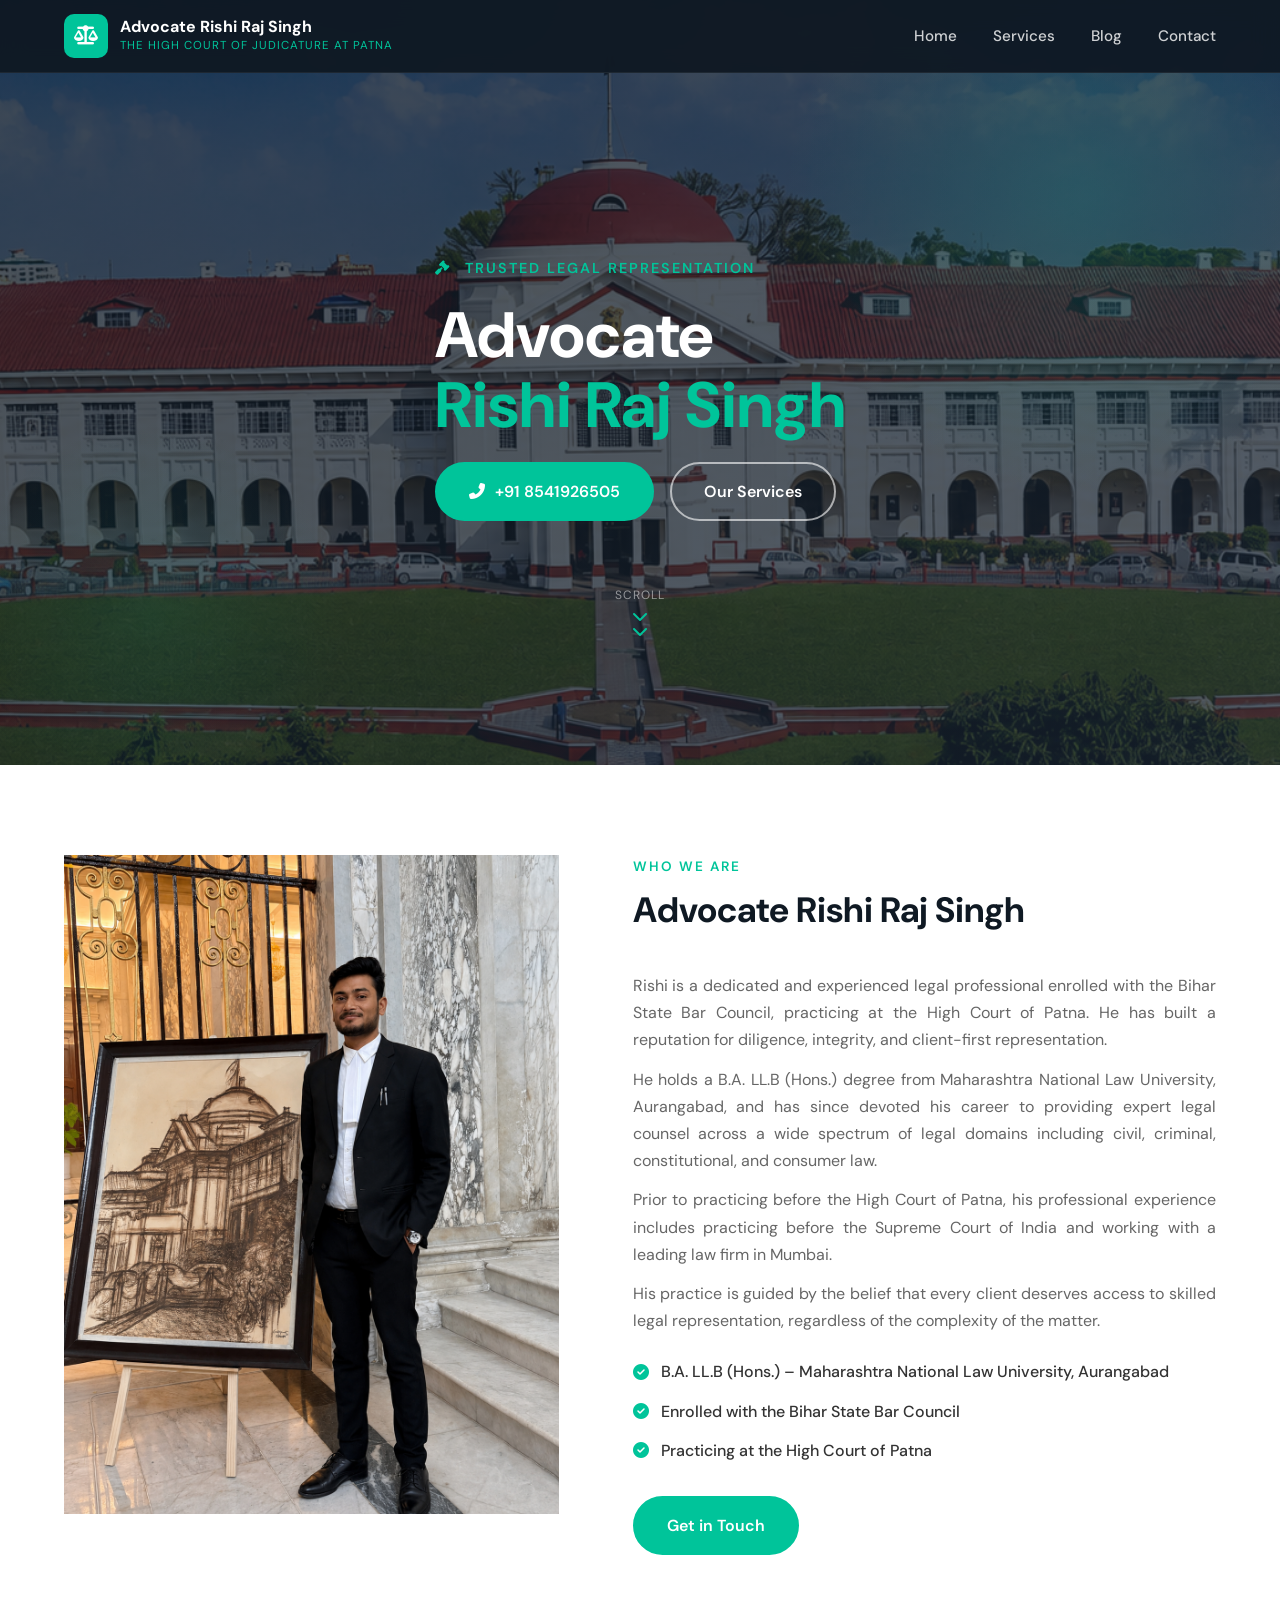
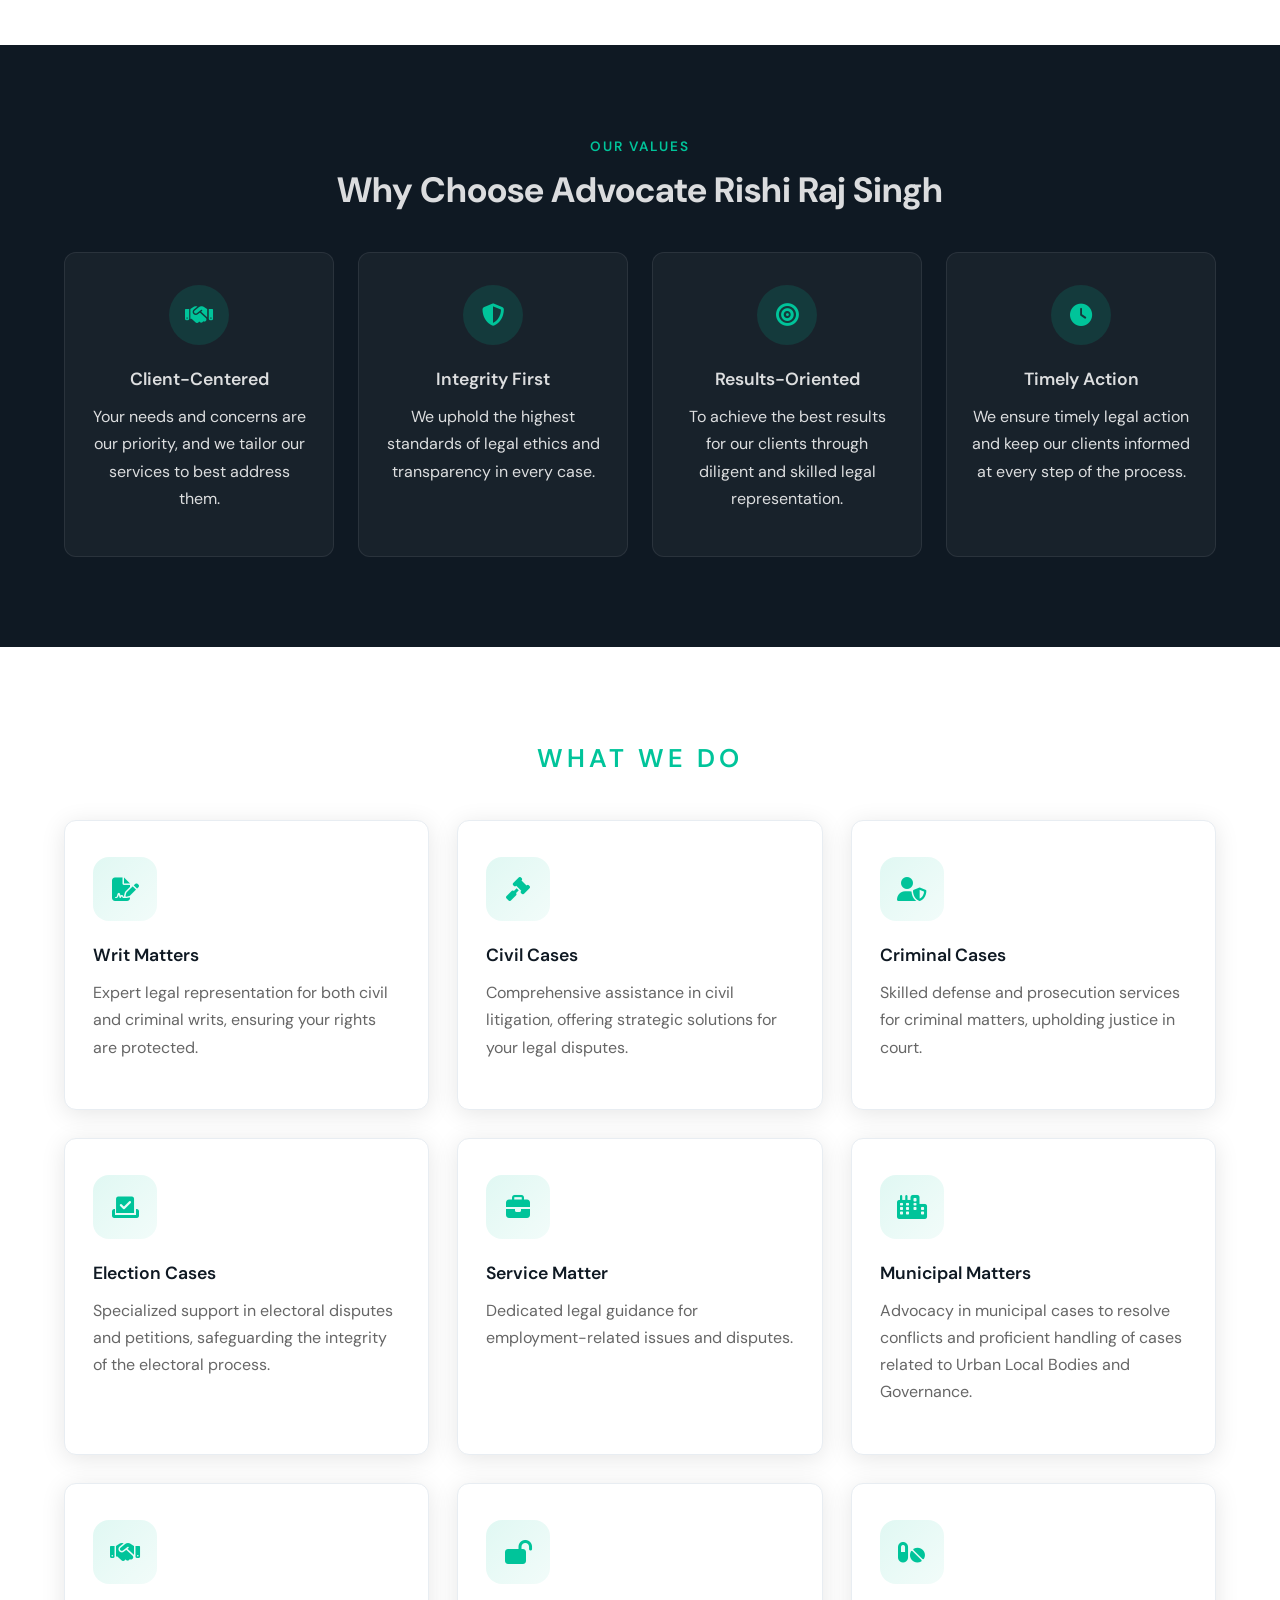
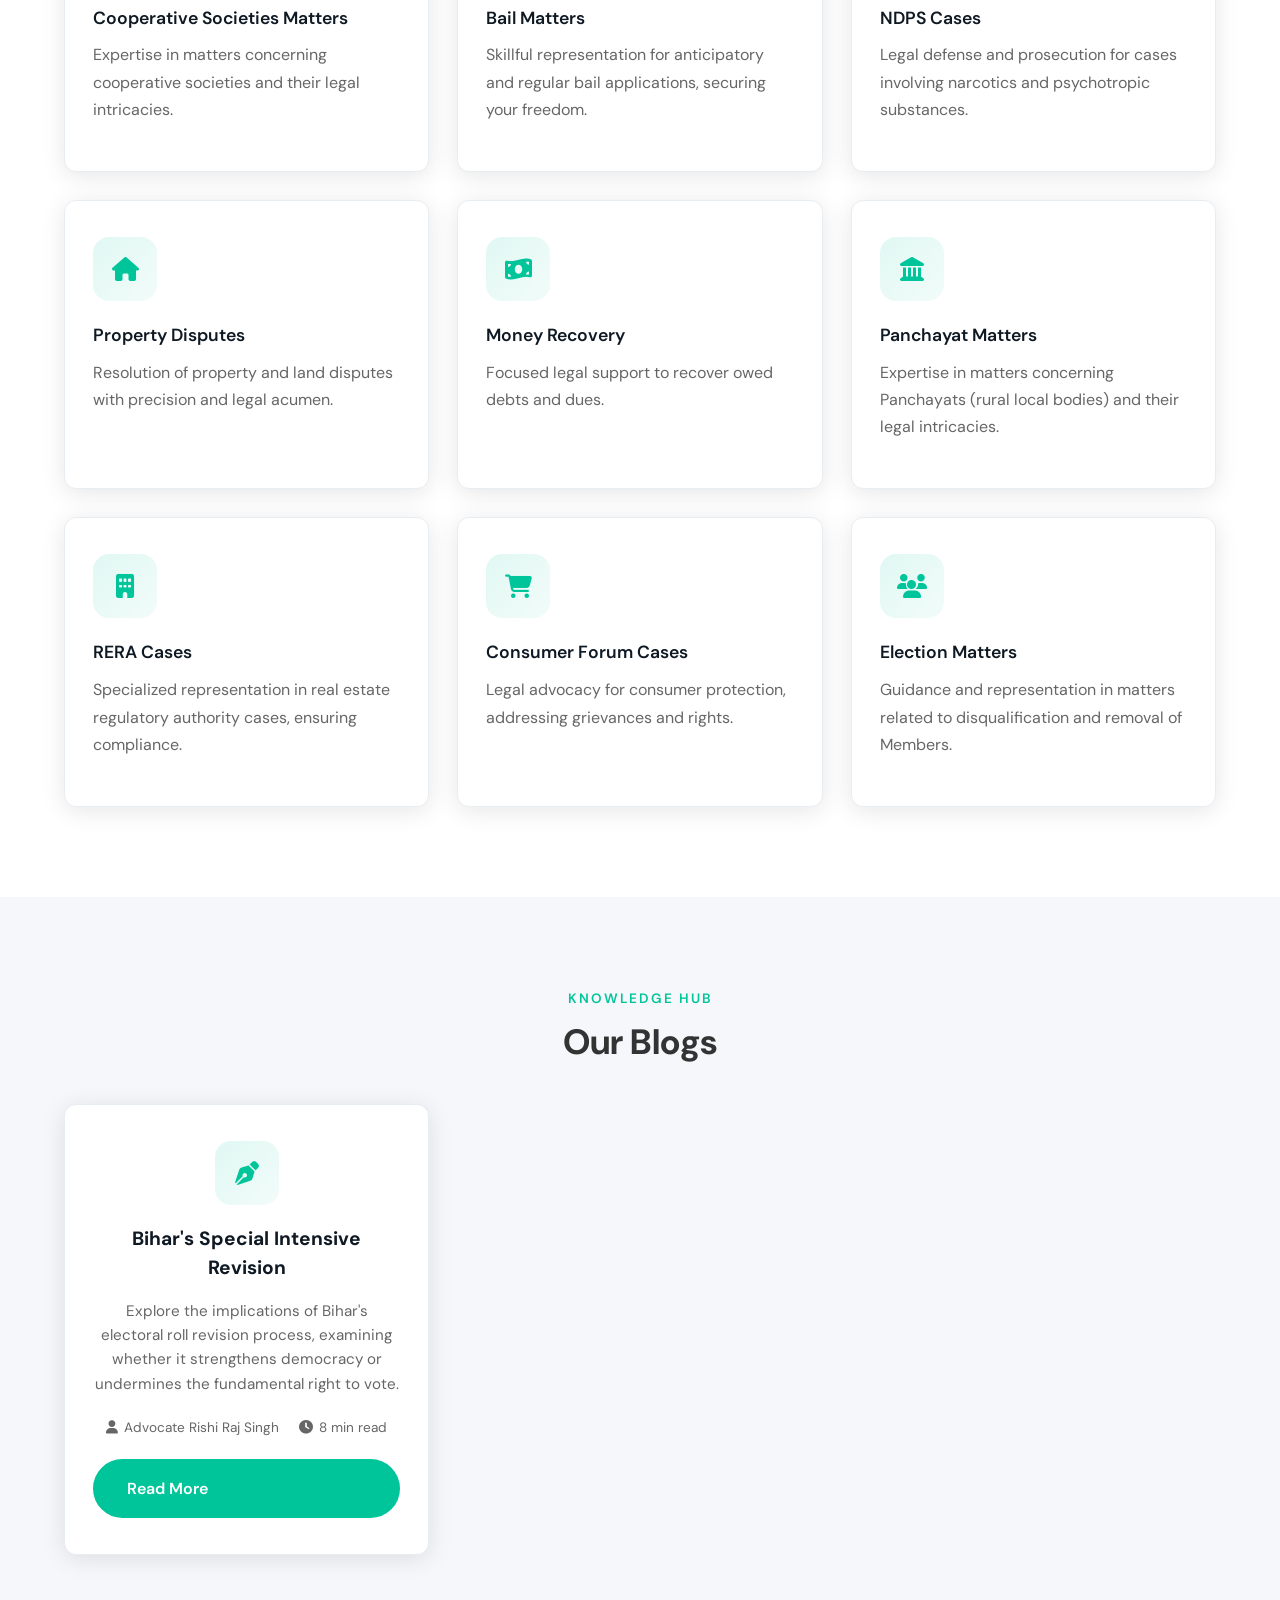
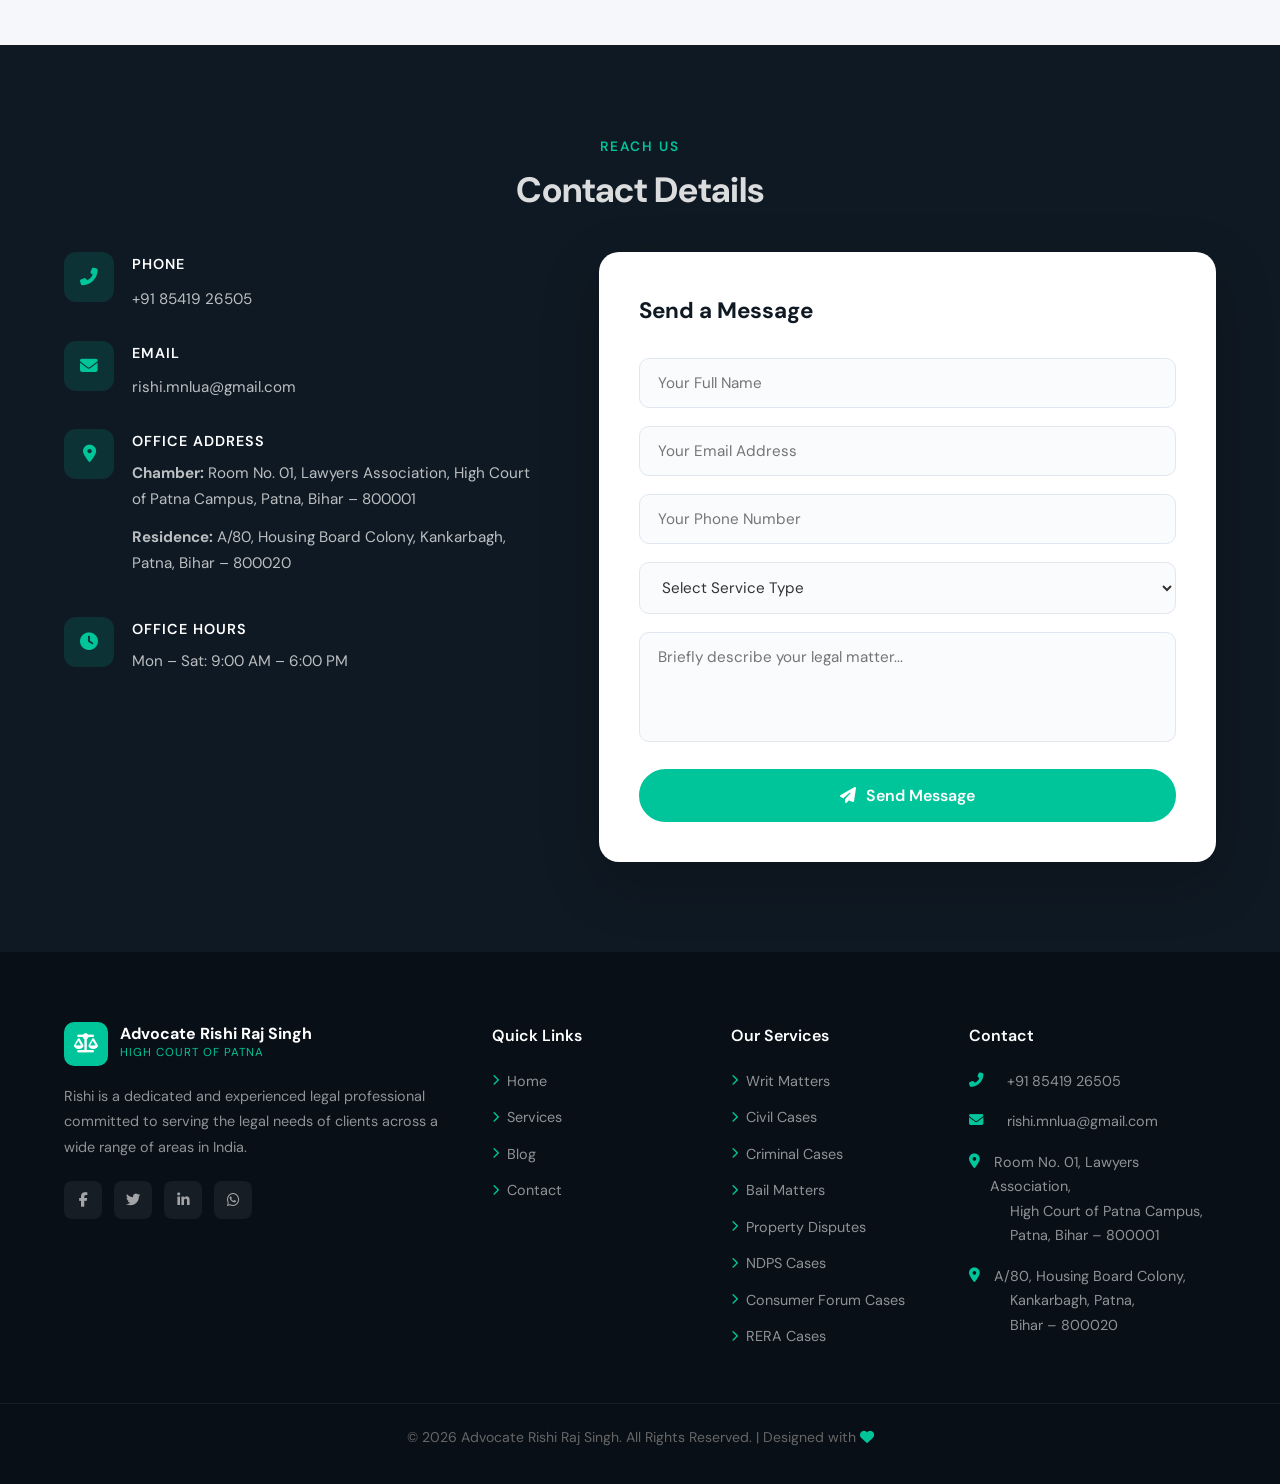
<file: index.html>
<!DOCTYPE html>
<html lang="en">
<head>
  <meta charset="UTF-8" />
  <meta name="viewport" content="width=device-width, initial-scale=1.0"/>

  <!-- Essential SEO Tags -->
  <title>Best Advocate Patna High Court | Criminal, Civil, Election Lawyer Bihar</title>
  <meta name="description" content="Best advocate in Patna High Court and Bihar. Expert in criminal, civil, election, writ, NDPS, property dispute and consumer law for Patna, Nalanda, Nawada, Bihar Sharif, Rajgir and nearby Bihar districts."/>
  <meta name="keywords" content="advocate Patna, lawyer Patna, advocate Patna High Court, lawyer Patna High Court, best advocate Patna, best lawyer Patna, criminal lawyer Patna, civil lawyer Patna, bail lawyer Patna, NDPS lawyer Patna, writ petition lawyer Patna, election lawyer Patna, property dispute lawyer Patna, RERA lawyer Patna, best criminal lawyer Patna High Court, best civil lawyer Bihar, advocate Bihar, lawyer Bihar, advocate Nalanda, lawyer Nalanda, advocate Bihar Sharif, lawyer Bihar Sharif, advocate Nawada, lawyer Nawada, advocate Rajgir, lawyer Rajgir, best advocate Bihar, best lawyer Bihar, criminal lawyer Bihar, civil lawyer Bihar, Rishi Raj Singh advocate, Rishi Raj Singh lawyer Patna"/>
  <meta name="author" content="Advocate Rishi Raj Singh"/>
  <meta name="robots" content="index, follow"/>
  <meta name="language" content="English"/>
  <meta name="revisit-after" content="7 days"/>

  <!-- Canonical URL (FIXED) -->
  <link rel="canonical" href="https://advrishirajsingh.co.in/"/>

  <!-- Open Graph Tags (FIXED URLs) -->
  <meta property="og:type" content="website"/>
  <meta property="og:title" content="Best Advocate Patna High Court | Criminal, Civil, Election Lawyer Bihar"/>
  <meta property="og:description" content="Trusted legal professional serving Patna, Bihar Sharif, Nalanda, Nawada and Rajgir. Expert in criminal, civil, election, writ, NDPS and property dispute matters."/>
  <meta property="og:url" content="https://rishimnlua-spec.github.io/rishirajsingh-advocate/"/>
  <meta property="og:image" content="https://rishimnlua-spec.github.io/rishirajsingh-advocate/image.png"/>
  <meta property="og:site_name" content="Advocate Rishi Raj Singh"/>

  <!-- Twitter Card Tags (FIXED URLs) -->
  <meta name="twitter:card" content="summary_large_image"/>
  <meta name="twitter:title" content="Best Advocate Patna High Court | Criminal, Civil, Election Lawyer Bihar"/>
  <meta name="twitter:description" content="Trusted legal professional serving Patna, Bihar Sharif, Nalanda, Nawada and Rajgir. Expert in criminal, civil, election and writ matters."/>
  <meta name="twitter:image" content="https://rishimnlua-spec.github.io/rishirajsingh-advocate/image.png"/>

  <!-- Google Search Console Verification (added per request) -->
  <meta name="google-site-verification" content="IVmqfxId1OQ10ete3VkoGdw3la04dNDO2SA3deBKUu0"/>

  <link rel="stylesheet" href="style.css"/>
  <link href="https://fonts.googleapis.com/css2?family=DM+Sans:wght@300;400;500;600;700&display=swap" rel="stylesheet"/>
  <link rel="stylesheet" href="https://cdnjs.cloudflare.com/ajax/libs/font-awesome/6.4.0/css/all.min.css"/>

  <!-- Schema Markup - Attorney (UPGRADED) -->
  <script type="application/ld+json">
  {
    "@context": "https://schema.org",
    "@type": "Attorney",
    "name": "Advocate Rishi Raj Singh",
    "image": "https://rishimnlua-spec.github.io/rishirajsingh-advocate/image.png",
    "description": "Trusted legal professional at High Court of Patna providing expert legal services in Civil, Criminal, Writ, Bail, NDPS and Consumer cases.",
    "telephone": "+91-85419-26505",
    "email": "rishi.mnlua@gmail.com",
    "url": "https://rishimnlua-spec.github.io/rishirajsingh-advocate/",
    "address": {
      "@type": "PostalAddress",
      "streetAddress": "Room No. 01, Lawyers Association, High Court of Patna Campus",
      "addressLocality": "Patna",
      "addressRegion": "Bihar",
      "postalCode": "800001",
      "addressCountry": "IN"
    },
    "priceRange": "$$",
    "areaServed": ["Patna", "Bihar", "Nalanda", "Bihar Sharif", "Nawada", "Rajgir", "Patna High Court"],
    "hasOfferCatalog": {
      "@type": "OfferCatalog",
      "name": "Legal Services",
      "itemListElement": [
        {"@type": "Offer", "itemOffered": {"@type": "Service", "name": "Criminal Lawyer Patna"}},
        {"@type": "Offer", "itemOffered": {"@type": "Service", "name": "Criminal Advocate Patna"}},
        {"@type": "Offer", "itemOffered": {"@type": "Service", "name": "Civil Lawyer Patna"}},
        {"@type": "Offer", "itemOffered": {"@type": "Service", "name": "Civil Advocate Patna"}},
        {"@type": "Offer", "itemOffered": {"@type": "Service", "name": "Bail Lawyer Patna"}},
        {"@type": "Offer", "itemOffered": {"@type": "Service", "name": "Bail Advocate Patna"}},
        {"@type": "Offer", "itemOffered": {"@type": "Service", "name": "NDPS Lawyer Bihar"}},
        {"@type": "Offer", "itemOffered": {"@type": "Service", "name": "NDPS Advocate Bihar"}},
        {"@type": "Offer", "itemOffered": {"@type": "Service", "name": "Election Lawyer Patna"}},
        {"@type": "Offer", "itemOffered": {"@type": "Service", "name": "Election Advocate Patna"}},
        {"@type": "Offer", "itemOffered": {"@type": "Service", "name": "Writ Petition Lawyer Patna"}},
        {"@type": "Offer", "itemOffered": {"@type": "Service", "name": "Writ Petition Advocate Patna"}},
        {"@type": "Offer", "itemOffered": {"@type": "Service", "name": "Property Dispute Lawyer Bihar"}},
        {"@type": "Offer", "itemOffered": {"@type": "Service", "name": "Property Dispute Advocate Bihar"}},
        {"@type": "Offer", "itemOffered": {"@type": "Service", "name": "RERA Lawyer Patna"}},
        {"@type": "Offer", "itemOffered": {"@type": "Service", "name": "RERA Advocate Patna"}},
        {"@type": "Offer", "itemOffered": {"@type": "Service", "name": "Consumer Forum Lawyer Patna"}},
        {"@type": "Offer", "itemOffered": {"@type": "Service", "name": "Consumer Forum Advocate Patna"}}
      ]
    },
    "knowsAbout": ["Civil Law", "Criminal Law", "Writ Petitions", "Election Law", "NDPS Cases", "Property Disputes", "Consumer Law", "Bail Matters", "RERA Cases"]
  }
  </script>

  <!-- Schema Markup - Person (FIXED URLs) -->
  <script type="application/ld+json">
  {
    "@context": "https://schema.org",
    "@type": "Person",
    "name": "Advocate Rishi Raj Singh",
    "url": "https://rishimnlua-spec.github.io/rishirajsingh-advocate/",
    "image": "https://rishimnlua-spec.github.io/rishirajsingh-advocate/Rishi%20Raj%20Singh%20Image.png",
    "description": "Advocate at High Court of Patna",
    "jobTitle": "Advocate",
    "telephone": "+91-85419-26505",
    "email": "rishi.mnlua@gmail.com",
    "alumniOf": {
      "@type": "EducationalOrganization",
      "name": "Maharashtra National Law University, Aurangabad"
    },
    "hasOfferCatalog": {
      "@type": "OfferCatalog",
      "name": "Legal Services",
      "itemListElement": [
        {"@type": "Offer", "itemOffered": {"@type": "Service", "name": "Criminal Lawyer Patna"}},
        {"@type": "Offer", "itemOffered": {"@type": "Service", "name": "Criminal Advocate Patna"}},
        {"@type": "Offer", "itemOffered": {"@type": "Service", "name": "Civil Lawyer Patna"}},
        {"@type": "Offer", "itemOffered": {"@type": "Service", "name": "Civil Advocate Patna"}},
        {"@type": "Offer", "itemOffered": {"@type": "Service", "name": "Bail Lawyer Patna"}},
        {"@type": "Offer", "itemOffered": {"@type": "Service", "name": "Bail Advocate Patna"}},
        {"@type": "Offer", "itemOffered": {"@type": "Service", "name": "NDPS Lawyer Bihar"}},
        {"@type": "Offer", "itemOffered": {"@type": "Service", "name": "NDPS Advocate Bihar"}},
        {"@type": "Offer", "itemOffered": {"@type": "Service", "name": "Election Lawyer Patna"}},
        {"@type": "Offer", "itemOffered": {"@type": "Service", "name": "Election Advocate Patna"}},
        {"@type": "Offer", "itemOffered": {"@type": "Service", "name": "Writ Petition Lawyer Patna"}},
        {"@type": "Offer", "itemOffered": {"@type": "Service", "name": "Writ Petition Advocate Patna"}},
        {"@type": "Offer", "itemOffered": {"@type": "Service", "name": "Property Dispute Lawyer Bihar"}},
        {"@type": "Offer", "itemOffered": {"@type": "Service", "name": "Property Dispute Advocate Bihar"}},
        {"@type": "Offer", "itemOffered": {"@type": "Service", "name": "RERA Lawyer Patna"}},
        {"@type": "Offer", "itemOffered": {"@type": "Service", "name": "RERA Advocate Patna"}},
        {"@type": "Offer", "itemOffered": {"@type": "Service", "name": "Consumer Forum Lawyer Patna"}},
        {"@type": "Offer", "itemOffered": {"@type": "Service", "name": "Consumer Forum Advocate Patna"}}
      ]
    }
  }
  </script>

  <!-- Favicon -->
  <link rel="icon" type="image/svg+xml" href="data:image/svg+xml,<svg xmlns='http://www.w3.org/2000/svg' viewBox='0 0 100 100'><text y='75' font-size='75' fill='%2300C49A'>⚖</text></svg>">
</head>
<body>

  <!-- ===== NAVBAR ===== -->
  <header id="navbar">
    <div class="container nav-container">
      <div class="logo">
        <span class="logo-icon"><i class="fas fa-balance-scale"></i></span>
        <div>
          <span class="logo-name">Advocate Rishi Raj Singh</span>
          <span class="logo-sub">The High Court of Judicature at Patna</span>
        </div>
      </div>
      <nav>
        <ul class="nav-links" id="navLinks">
          <li><a href="index.html">Home</a></li>
          <li><a href="#services">Services</a></li>
          <li><a href="#blogs">Blog</a></li>
          <li><a href="contact.html">Contact</a></li>
        </ul>
        <button class="hamburger" id="hamburger" aria-label="Toggle menu">
          <i class="fas fa-bars"></i>
        </button>
      </nav>
    </div>
  </header>

  <!-- ===== HERO SECTION ===== -->
  <section id="home" class="hero">
    <div class="hero-overlay"></div>
    <div class="container hero-content">
      <p class="hero-tagline"><i class="fas fa-gavel"></i> &nbsp;Trusted Legal Representation</p>
      <h1>Advocate<br/><span class="highlight">Rishi Raj Singh</span></h1>
      <div class="hero-btns">
        <a href="tel:+918541926505" class="btn btn-primary"><i class="fas fa-phone-alt"></i> &nbsp;+91 8541926505</a>
        <a href="#services" class="btn btn-outline">Our Services</a>
      </div>
      <a href="#about" class="scroll-indicator">
        <span>Scroll</span>
        <i class="fas fa-chevron-down"></i>
        <i class="fas fa-chevron-down"></i>
      </a>
    </div>
  </section>

  <!-- ===== ABOUT SECTION ===== -->
  <section id="about" class="about section-pad">
    <div class="container about-grid">
      <div class="about-img-wrap">
        <img src="Rishi Raj Singh Image.png" alt="Advocate Rishi Raj Singh – High Court of Patna" class="about-image">
      </div>
      <div class="about-text">
        <p class="section-label">Who We Are</p>
        <h2>Advocate Rishi Raj Singh</h2>
        <p>Rishi is a dedicated and experienced legal professional enrolled with the Bihar State Bar Council, practicing at the High Court of Patna. He has built a reputation for diligence, integrity, and client-first representation.</p>
        <p>He holds a B.A. LL.B (Hons.) degree from Maharashtra National Law University, Aurangabad, and has since devoted his career to providing expert legal counsel across a wide spectrum of legal domains including civil, criminal, constitutional, and consumer law.</p>
        <p>Prior to practicing before the High Court of Patna, his professional experience includes practicing before the Supreme Court of India and working with a leading law firm in Mumbai.</p>
        
        <p>His practice is guided by the belief that every client deserves access to skilled legal representation, regardless of the complexity of the matter.</p>
        <ul class="about-points">
          <li><i class="fas fa-check-circle"></i> B.A. LL.B (Hons.) – Maharashtra National Law University, Aurangabad</li>
          <li><i class="fas fa-check-circle"></i> Enrolled with the Bihar State Bar Council</li>
          <li><i class="fas fa-check-circle"></i> Practicing at the High Court of Patna</li>
          
        </ul>
        <a href="#contact" class="btn btn-primary">Get in Touch</a>
      </div>
    </div>
  </section>

  <!-- ===== WHY CHOOSE US ===== -->
  <section class="why section-pad bg-dark">
    <div class="container">
      <p class="section-label center">Our Values</p>
      <h2 class="center">Why Choose Advocate Rishi Raj Singh</h2>
      <div class="why-grid">
        <div class="why-card">
          <div class="why-icon"><i class="fas fa-handshake"></i></div>
          <h4>Client-Centered</h4>
          <p>Your needs and concerns are our priority, and we tailor our services to best address them.</p>
        </div>
        <div class="why-card">
          <div class="why-icon"><i class="fas fa-shield-alt"></i></div>
          <h4>Integrity First</h4>
          <p>We uphold the highest standards of legal ethics and transparency in every case.</p>
        </div>
        <div class="why-card">
          <div class="why-icon"><i class="fas fa-bullseye"></i></div>
          <h4>Results-Oriented</h4>
          <p>To achieve the best results for our clients through diligent and skilled legal representation.</p>
        </div>
        <div class="why-card">
          <div class="why-icon"><i class="fas fa-clock"></i></div>
          <h4>Timely Action</h4>
          <p>We ensure timely legal action and keep our clients informed at every step of the process.</p>
        </div>
      </div>
    </div>
  </section>

  <!-- ===== SERVICES SECTION ===== -->
  <section id="services" class="services section-pad">
    <div class="container">
      <p class="section-label center" style="font-size: 1.6rem; letter-spacing: 4px; margin-bottom: 40px;">What We Do</p>
      <div class="services-grid">
        <div class="service-card">
          <div class="service-icon"><i class="fas fa-file-signature"></i></div>
          <h4>Writ Matters</h4>
          <p>Expert legal representation for both civil and criminal writs, ensuring your rights are protected.</p>
        </div>
        <div class="service-card">
          <div class="service-icon"><i class="fas fa-gavel"></i></div>
          <h4>Civil Cases</h4>
          <p>Comprehensive assistance in civil litigation, offering strategic solutions for your legal disputes.</p>
        </div>
        <div class="service-card">
          <div class="service-icon"><i class="fas fa-user-shield"></i></div>
          <h4>Criminal Cases</h4>
          <p>Skilled defense and prosecution services for criminal matters, upholding justice in court.</p>
        </div>
        <div class="service-card">
          <div class="service-icon"><i class="fas fa-vote-yea"></i></div>
          <h4>Election Cases</h4>
          <p>Specialized support in electoral disputes and petitions, safeguarding the integrity of the electoral process.</p>
        </div>
        <div class="service-card">
          <div class="service-icon"><i class="fas fa-briefcase"></i></div>
          <h4>Service Matter</h4>
          <p>Dedicated legal guidance for employment-related issues and disputes.</p>
        </div>
        <div class="service-card">
          <div class="service-icon"><i class="fas fa-city"></i></div>
          <h4>Municipal Matters</h4>
          <p>Advocacy in municipal cases to resolve conflicts and proficient handling of cases related to Urban Local Bodies and Governance.</p>
        </div>
        <div class="service-card">
          <div class="service-icon"><i class="fas fa-handshake"></i></div>
          <h4>Cooperative Societies Matters</h4>
          <p>Expertise in matters concerning cooperative societies and their legal intricacies.</p>
        </div>
        <div class="service-card">
          <div class="service-icon"><i class="fas fa-lock-open"></i></div>
          <h4>Bail Matters</h4>
          <p>Skillful representation for anticipatory and regular bail applications, securing your freedom.</p>
        </div>
        <div class="service-card">
          <div class="service-icon"><i class="fas fa-pills"></i></div>
          <h4>NDPS Cases</h4>
          <p>Legal defense and prosecution for cases involving narcotics and psychotropic substances.</p>
        </div>
        <div class="service-card">
          <div class="service-icon"><i class="fas fa-home"></i></div>
          <h4>Property Disputes</h4>
          <p>Resolution of property and land disputes with precision and legal acumen.</p>
        </div>
        <div class="service-card">
          <div class="service-icon"><i class="fas fa-money-bill-wave"></i></div>
          <h4>Money Recovery</h4>
          <p>Focused legal support to recover owed debts and dues.</p>
        </div>
        <div class="service-card">
          <div class="service-icon"><i class="fas fa-landmark"></i></div>
          <h4>Panchayat Matters</h4>
          <p>Expertise in matters concerning Panchayats (rural local bodies) and their legal intricacies.</p>
        </div>
        <div class="service-card">
          <div class="service-icon"><i class="fas fa-building"></i></div>
          <h4>RERA Cases</h4>
          <p>Specialized representation in real estate regulatory authority cases, ensuring compliance.</p>
        </div>
        <div class="service-card">
          <div class="service-icon"><i class="fas fa-shopping-cart"></i></div>
          <h4>Consumer Forum Cases</h4>
          <p>Legal advocacy for consumer protection, addressing grievances and rights.</p>
        </div>
        <div class="service-card">
          <div class="service-icon"><i class="fas fa-users"></i></div>
          <h4>Election Matters</h4>
          <p>Guidance and representation in matters related to disqualification and removal of Members.</p>
        </div>
      </div>
    </div>
  </section>

  <!-- ===== BLOG SECTION ===== -->
  <section id="blogs" class="blogs section-pad bg-light">
    <div class="container">
      <p class="section-label center">Knowledge Hub</p>
      <h2 class="center">Our Blogs</h2>
      <div class="blogs-grid">
        <div class="blog-card">
          <div class="blog-icon"><i class="fas fa-pen-nib"></i></div>
          <h3>Bihar's Special Intensive Revision</h3>
          <p>Explore the implications of Bihar's electoral roll revision process, examining whether it strengthens democracy or undermines the fundamental right to vote.</p>
          <div class="blog-meta">
            <span><i class="fas fa-user"></i> Advocate Rishi Raj Singh</span>
            <span><i class="fas fa-clock"></i> 8 min read</span>
          </div>
          <a href="blog1.html" class="btn btn-primary">Read More</a>
        </div>
      </div>
    </div>
  </section>

  <!-- ===== CONTACT SECTION ===== -->
  <section id="contact" class="contact section-pad bg-dark">
    <div class="container">
      <p class="section-label center">Reach Us</p>
      <h2 class="center">Contact Details</h2>
      <div class="contact-grid">
        <div class="contact-info">
          <div class="contact-card">
            <div class="contact-icon"><i class="fas fa-phone-alt"></i></div>
            <div>
              <h4>Phone</h4>
              <a href="tel:+918541926505">+91 85419 26505</a>
            </div>
          </div>
          <div class="contact-card">
            <div class="contact-icon"><i class="fas fa-envelope"></i></div>
            <div>
              <h4>Email</h4>
              <a href="mailto:rishi.mnlua@gmail.com">rishi.mnlua@gmail.com</a>
            </div>
          </div>
          <div class="contact-card">
            <div class="contact-icon"><i class="fas fa-map-marker-alt"></i></div>
            <div>
              <h4>Office Address</h4>
              <p><strong>Chamber:</strong> Room No. 01, Lawyers Association, High Court of Patna Campus, Patna, Bihar – 800001</p>
              <p><strong>Residence:</strong> A/80, Housing Board Colony, Kankarbagh, Patna, Bihar – 800020</p>
            </div>
          </div>
          <div class="contact-card">
            <div class="contact-icon"><i class="fas fa-clock"></i></div>
            <div>
              <h4>Office Hours</h4>
              <p>Mon – Sat: 9:00 AM – 6:00 PM</p>
            </div>
          </div>
        </div>
        <div class="contact-form-wrap">
          <form class="contact-form" id="contactForm">
            <h3>Send a Message</h3>
            <div class="form-group">
              <input type="text" placeholder="Your Full Name" required/>
            </div>
            <div class="form-group">
              <input type="email" placeholder="Your Email Address" required/>
            </div>
            <div class="form-group">
              <input type="tel" placeholder="Your Phone Number"/>
            </div>
            <div class="form-group">
              <select>
                <option value="" disabled selected>Select Service Type</option>
                <option>Writ Matters</option>
                <option>Civil Cases</option>
                <option>Criminal Cases</option>
                <option>Election Cases</option>
                <option>Service Matter</option>
                <option>Municipal Matters</option>
                <option>Cooperative Societies Matters</option>
                <option>Bail Matters</option>
                <option>NDPS Cases</option>
                <option>Property Disputes</option>
                <option>Money Recovery</option>
                <option>Panchayat Matters</option>
                <option>RERA Cases</option>
                <option>Consumer Forum Cases</option>
                <option>Election Matters</option>
              </select>
            </div>
            <div class="form-group">
              <textarea rows="4" placeholder="Briefly describe your legal matter..."></textarea>
            </div>
            <button type="submit" class="btn btn-primary full-width">
              <i class="fas fa-paper-plane"></i> &nbsp;Send Message
            </button>
          </form>
        </div>
      </div>
    </div>
  </section>

  <!-- ===== FOOTER ===== -->
  <footer class="footer">
    <div class="container footer-grid">
      <div class="footer-about">
        <div class="logo">
          <span class="logo-icon"><i class="fas fa-balance-scale"></i></span>
          <div>
            <span class="logo-name">Advocate Rishi Raj Singh</span>
            <span class="logo-sub">High Court of Patna</span>
          </div>
        </div>
        <p>Rishi is a dedicated and experienced legal professional committed to serving the legal needs of clients across a wide range of areas in India.</p>
        <div class="social-links">
          <a href="#" aria-label="Facebook"><i class="fab fa-facebook-f"></i></a>
          <a href="#" aria-label="Twitter"><i class="fab fa-twitter"></i></a>
          <a href="#" aria-label="LinkedIn"><i class="fab fa-linkedin-in"></i></a>
          <a href="https://wa.me/918541926505" target="_blank" aria-label="WhatsApp"><i class="fab fa-whatsapp"></i></a>
        </div>
      </div>
      <div class="footer-links">
        <h4>Quick Links</h4>
        <ul>
          <li><a href="index.html"><i class="fas fa-chevron-right"></i> Home</a></li>
          <li><a href="#services"><i class="fas fa-chevron-right"></i> Services</a></li>
          <li><a href="#blogs"><i class="fas fa-chevron-right"></i> Blog</a></li>
          <li><a href="contact.html"><i class="fas fa-chevron-right"></i> Contact</a></li>
        </ul>
      </div>
      <div class="footer-services">
        <h4>Our Services</h4>
        <ul>
          <li><a href="#services"><i class="fas fa-chevron-right"></i> Writ Matters</a></li>
          <li><a href="#services"><i class="fas fa-chevron-right"></i> Civil Cases</a></li>
          <li><a href="#services"><i class="fas fa-chevron-right"></i> Criminal Cases</a></li>
          <li><a href="#services"><i class="fas fa-chevron-right"></i> Bail Matters</a></li>
          <li><a href="#services"><i class="fas fa-chevron-right"></i> Property Disputes</a></li>
          <li><a href="#services"><i class="fas fa-chevron-right"></i> NDPS Cases</a></li>
          <li><a href="#services"><i class="fas fa-chevron-right"></i> Consumer Forum Cases</a></li>
          <li><a href="#services"><i class="fas fa-chevron-right"></i> RERA Cases</a></li>
        </ul>
      </div>
      <div class="footer-contact">
        <h4>Contact</h4>
        <p><i class="fas fa-phone-alt"></i> &nbsp;<a href="tel:+918541926505">+91 85419 26505</a></p>
        <p><i class="fas fa-envelope"></i> &nbsp;<a href="mailto:rishi.mnlua@gmail.com">rishi.mnlua@gmail.com</a></p>
        <p><i class="fas fa-map-marker-alt"></i> &nbsp;Room No. 01, Lawyers Association,<br/>&nbsp;&nbsp;&nbsp;&nbsp;&nbsp;High Court of Patna Campus,<br/>&nbsp;&nbsp;&nbsp;&nbsp;&nbsp;Patna, Bihar – 800001</p>
        <p><i class="fas fa-map-marker-alt"></i> &nbsp;A/80, Housing Board Colony,<br/>&nbsp;&nbsp;&nbsp;&nbsp;&nbsp;Kankarbagh, Patna,<br/>&nbsp;&nbsp;&nbsp;&nbsp;&nbsp;Bihar – 800020</p>
      </div>
    </div>
    <div class="footer-bottom">
      <p>&copy; 2026 Advocate Rishi Raj Singh. All Rights Reserved. | Designed with <i class="fas fa-heart" style="color:#00C49A"></i></p>
    </div>
  </footer>

  <script src="script.js"></script>
</body>
</html>
</file>
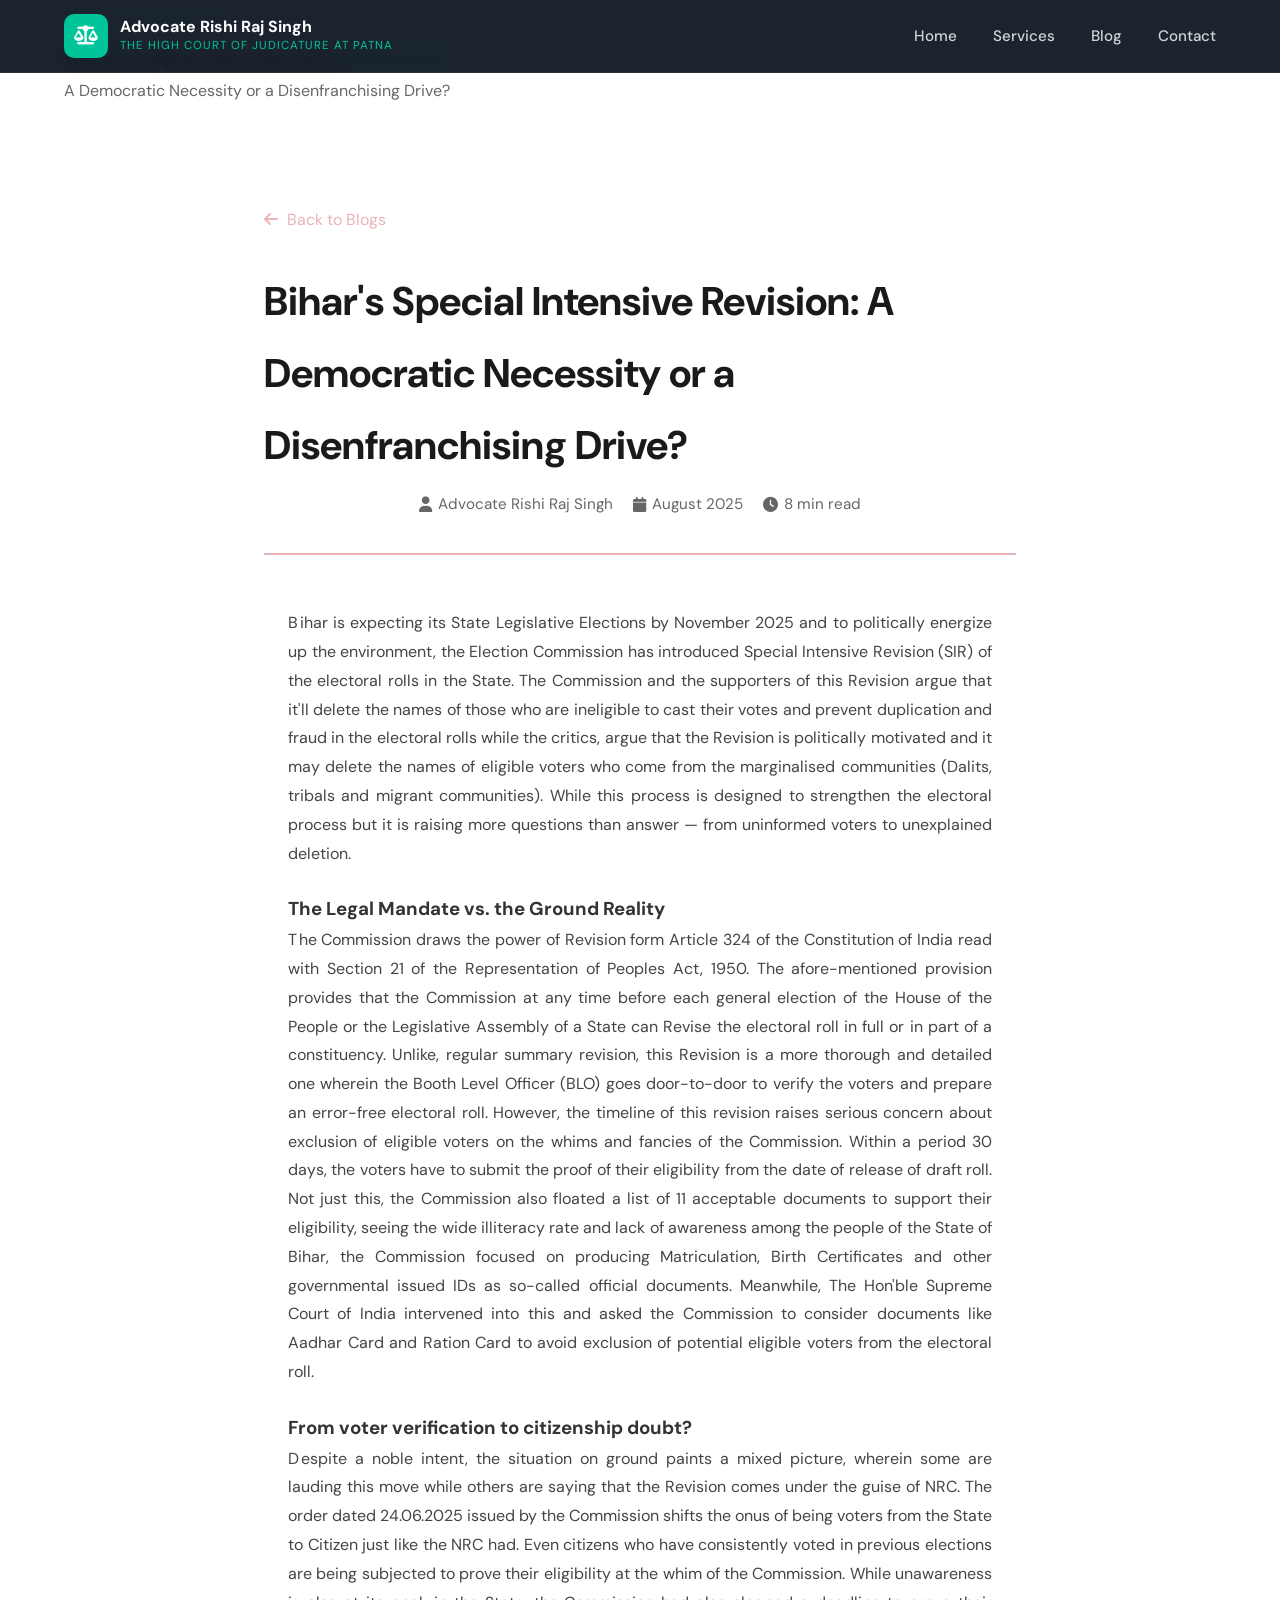
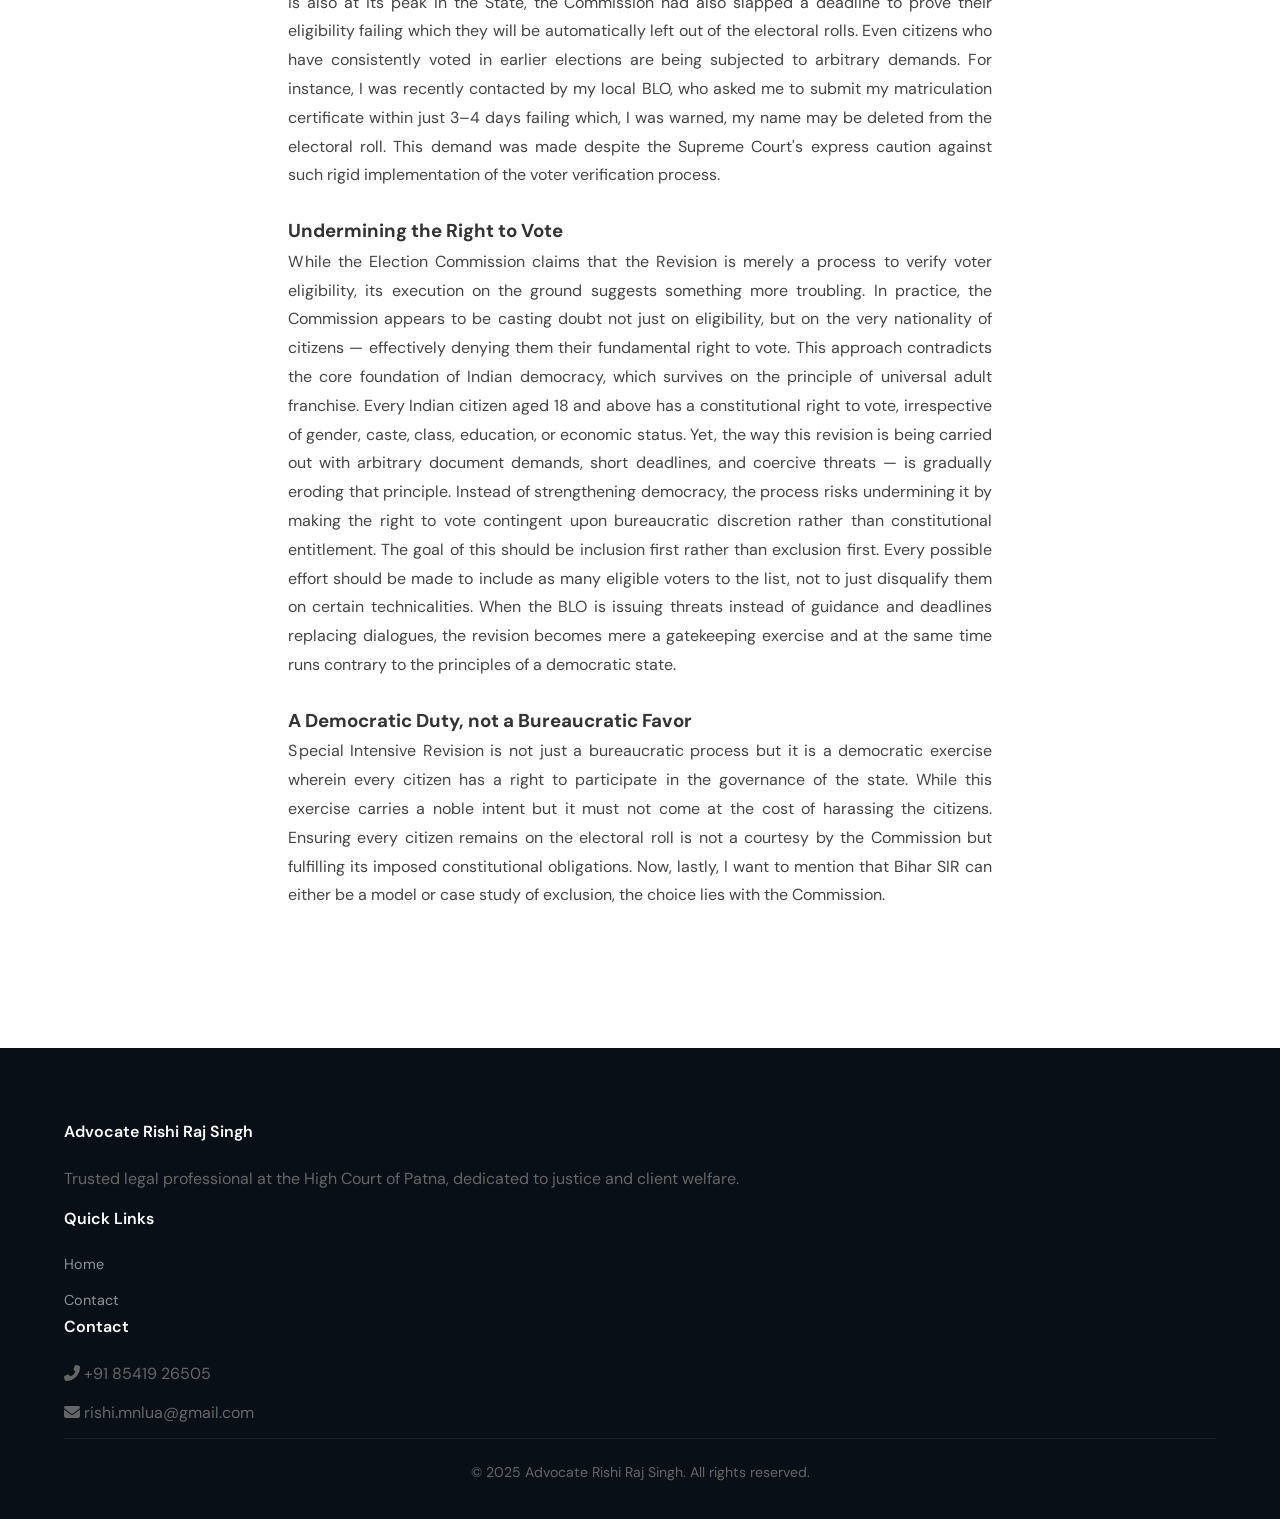
<file: blog1.html>
<!DOCTYPE html>
<html lang="en">
<head>
  <meta charset="UTF-8" />
  <meta name="viewport" content="width=device-width, initial-scale=1.0"/>
  <title>Bihar's Special Intensive Revision: Democratic Necessity or Disenfranchising Drive? | Legal Analysis</title>
  <meta name="description" content="Legal analysis: Is Bihar's Special Intensive Revision a democratic necessity or disenfranchising drive? Expert analysis by Advocate Rishi Raj Singh on electoral roll revision and voting rights."/>
  <meta name="keywords" content="Bihar electoral roll revision, special intensive revision, voting rights India, election law analysis, electoral process"/>
  <meta name="author" content="Advocate Rishi Raj Singh"/>
  <meta rel="canonical" href="https://rishirajsingh-advocate.github.io/blog1.html"/>
  <meta property="og:type" content="article"/>
  <meta property="og:title" content="Bihar's Special Intensive Revision: A Democratic Necessity or Disenfranchising Drive?"/>
  <meta property="og:description" content="Expert legal analysis on Bihar's electoral roll revision process and its implications for voting rights and democracy."/>
  <meta property="og:url" content="https://rishirajsingh-advocate.github.io/blog1.html"/>
  <link rel="stylesheet" href="style.css"/>
  <link href="https://fonts.googleapis.com/css2?family=DM+Sans:wght@300;400;500;600;700&display=swap" rel="stylesheet"/>
  <link rel="stylesheet" href="https://cdnjs.cloudflare.com/ajax/libs/font-awesome/6.4.0/css/all.min.css"/>
  
  <!-- Article Schema Markup -->
  <script type="application/ld+json">
  {
    "@context": "https://schema.org",
    "@type": "NewsArticle",
    "headline": "Bihar's Special Intensive Revision: A Democratic Necessity or a Disenfranchising Drive?",
    "description": "Legal analysis examining Bihar's electoral roll revision process and its implications for voting rights",
    "image": "https://rishirajsingh-advocate.github.io/image.png",
    "datePublished": "2025-08-11",
    "author": {
      "@type": "Person",
      "name": "Advocate Rishi Raj Singh",
      "url": "https://rishirajsingh-advocate.github.io/"
    },
    "publisher": {
      "@type": "Organization",
      "name": "Advocate Rishi Raj Singh",
      "url": "https://rishirajsingh-advocate.github.io/"
    }
  }
  </script>
  <style>
    .blog-container {
      max-width: 800px;
      margin: 0 auto;
      line-height: 1.8;
    }
    .blog-header {
      margin-bottom: 30px;
      padding-bottom: 20px;
      border-bottom: 2px solid #E8B4B8;
    }
    .blog-header h1 {
      font-size: 2.5rem;
      margin-bottom: 10px;
      color: #1a1a1a;
    }
    .blog-meta {
      display: flex;
      gap: 20px;
      color: #666;
      font-size: 0.95rem;
      margin-bottom: 15px;
    }
    .blog-content p {
      margin-bottom: 1.5rem;
      text-align: justify;
      color: #444;
    }
    .blog-content p:first-letter {
      margin-right: 0.1em;
    }
    .blog-back {
      display: inline-block;
      margin-bottom: 30px;
      color: #E8B4B8;
      text-decoration: none;
      transition: all 0.3s ease;
    }
    .blog-back:hover {
      color: #d49a9f;
    }
    .blog-back i {
      margin-right: 5px;
    }
  </style>
</head>
<body>

  <!-- ===== NAVBAR ===== -->
  <header id="navbar">
    <div class="container nav-container">
      <div class="logo">
        <span class="logo-icon"><i class="fas fa-balance-scale"></i></span>
        <div>
          <span class="logo-name">Advocate Rishi Raj Singh</span>
          <span class="logo-sub">The High Court of Judicature at Patna</span>
        </div>
      </div>
      <nav>
        <ul class="nav-links" id="navLinks">
          <li><a href="index.html">Home</a></li>
          <li><a href="index.html#services">Services</a></li>
          <li><a href="index.html#blogs">Blog</a></li>
          <li><a href="contact.html">Contact</a></li>
        </ul>
        <button class="hamburger" id="hamburger" aria-label="Toggle menu">
          <i class="fas fa-bars"></i>
        </button>
      </nav>
    </div>
  </header>

  <!-- ===== BLOG CONTENT ===== -->
  <section class="page-hero">
    <div class="page-hero-overlay"></div>
    <div class="container page-hero-content">
      <p class="section-label"><i class="fas fa-pen-nib"></i> &nbsp;Legal Analysis</p>
      <h1>Bihar's Special Intensive <span class="highlight">Revision</span></h1>
      <p>A Democratic Necessity or a Disenfranchising Drive?</p>
    </div>
  </section>

  <section class="section-pad">
    <div class="container blog-container">
      <a href="index.html#blogs" class="blog-back"><i class="fas fa-arrow-left"></i> Back to Blogs</a>
      
      <div class="blog-header">
        <h1>Bihar's Special Intensive Revision: A Democratic Necessity or a Disenfranchising Drive?</h1>
        <div class="blog-meta">
          <span><i class="fas fa-user"></i> Advocate Rishi Raj Singh</span>
          <span><i class="fas fa-calendar"></i> August 2025</span>
          <span><i class="fas fa-clock"></i> 8 min read</span>
        </div>
      </div>

      <div class="blog-content">
        <p>Bihar is expecting its State Legislative Elections by November 2025 and to politically energize up the environment, the Election Commission has introduced Special Intensive Revision (SIR) of the electoral rolls in the State. The Commission and the supporters of this Revision argue that it'll delete the names of those who are ineligible to cast their votes and prevent duplication and fraud in the electoral rolls while the critics, argue that the Revision is politically motivated and it may delete the names of eligible voters who come from the marginalised communities (Dalits, tribals and migrant communities). While this process is designed to strengthen the electoral process but it is raising more questions than answer — from uninformed voters to unexplained deletion.</p>

        <h3>The Legal Mandate vs. the Ground Reality</h3>
        <p>The Commission draws the power of Revision form Article 324 of the Constitution of India read with Section 21 of the Representation of Peoples Act, 1950. The afore-mentioned provision provides that the Commission at any time before each general election of the House of the People or the Legislative Assembly of a State can Revise the electoral roll in full or in part of a constituency. Unlike, regular summary revision, this Revision is a more thorough and detailed one wherein the Booth Level Officer (BLO) goes door-to-door to verify the voters and prepare an error-free electoral roll. However, the timeline of this revision raises serious concern about exclusion of eligible voters on the whims and fancies of the Commission. Within a period 30 days, the voters have to submit the proof of their eligibility from the date of release of draft roll. Not just this, the Commission also floated a list of 11 acceptable documents to support their eligibility, seeing the wide illiteracy rate and lack of awareness among the people of the State of Bihar, the Commission focused on producing Matriculation, Birth Certificates and other governmental issued IDs as so-called official documents. Meanwhile, The Hon'ble Supreme Court of India intervened into this and asked the Commission to consider documents like Aadhar Card and Ration Card to avoid exclusion of potential eligible voters from the electoral roll.</p>

        <h3>From voter verification to citizenship doubt?</h3>
        <p>Despite a noble intent, the situation on ground paints a mixed picture, wherein some are lauding this move while others are saying that the Revision comes under the guise of NRC. The order dated 24.06.2025 issued by the Commission shifts the onus of being voters from the State to Citizen just like the NRC had. Even citizens who have consistently voted in previous elections are being subjected to prove their eligibility at the whim of the Commission. While unawareness is also at its peak in the State, the Commission had also slapped a deadline to prove their eligibility failing which they will be automatically left out of the electoral rolls. Even citizens who have consistently voted in earlier elections are being subjected to arbitrary demands. For instance, I was recently contacted by my local BLO, who asked me to submit my matriculation certificate within just 3–4 days failing which, I was warned, my name may be deleted from the electoral roll. This demand was made despite the Supreme Court's express caution against such rigid implementation of the voter verification process.</p>

        <h3>Undermining the Right to Vote</h3>
        <p>While the Election Commission claims that the Revision is merely a process to verify voter eligibility, its execution on the ground suggests something more troubling. In practice, the Commission appears to be casting doubt not just on eligibility, but on the very nationality of citizens — effectively denying them their fundamental right to vote. This approach contradicts the core foundation of Indian democracy, which survives on the principle of universal adult franchise. Every Indian citizen aged 18 and above has a constitutional right to vote, irrespective of gender, caste, class, education, or economic status. Yet, the way this revision is being carried out with arbitrary document demands, short deadlines, and coercive threats — is gradually eroding that principle. Instead of strengthening democracy, the process risks undermining it by making the right to vote contingent upon bureaucratic discretion rather than constitutional entitlement. The goal of this should be inclusion first rather than exclusion first. Every possible effort should be made to include as many eligible voters to the list, not to just disqualify them on certain technicalities. When the BLO is issuing threats instead of guidance and deadlines replacing dialogues, the revision becomes mere a gatekeeping exercise and at the same time runs contrary to the principles of a democratic state.</p>

        <h3>A Democratic Duty, not a Bureaucratic Favor</h3>
        <p>Special Intensive Revision is not just a bureaucratic process but it is a democratic exercise wherein every citizen has a right to participate in the governance of the state. While this exercise carries a noble intent but it must not come at the cost of harassing the citizens. Ensuring every citizen remains on the electoral roll is not a courtesy by the Commission but fulfilling its imposed constitutional obligations. Now, lastly, I want to mention that Bihar SIR can either be a model or case study of exclusion, the choice lies with the Commission.</p>
      </div>
    </div>
  </section>

  <!-- ===== FOOTER ===== -->
  <footer class="footer">
    <div class="container">
      <div class="footer-content">
        <div class="footer-section">
          <h4>Advocate Rishi Raj Singh</h4>
          <p>Trusted legal professional at the High Court of Patna, dedicated to justice and client welfare.</p>
        </div>
        <div class="footer-section">
          <h4>Quick Links</h4>
          <ul>
            <li><a href="index.html">Home</a></li>
            <li><a href="contact.html">Contact</a></li>
          </ul>
        </div>
        <div class="footer-section">
          <h4>Contact</h4>
          <p><i class="fas fa-phone-alt"></i> +91 85419 26505</p>
          <p><i class="fas fa-envelope"></i> rishi.mnlua@gmail.com</p>
        </div>
      </div>
      <div class="footer-bottom">
        <p>&copy; 2025 Advocate Rishi Raj Singh. All rights reserved.</p>
      </div>
    </div>
  </footer>

  <script src="script.js"></script>
</body>
</html>
</file>
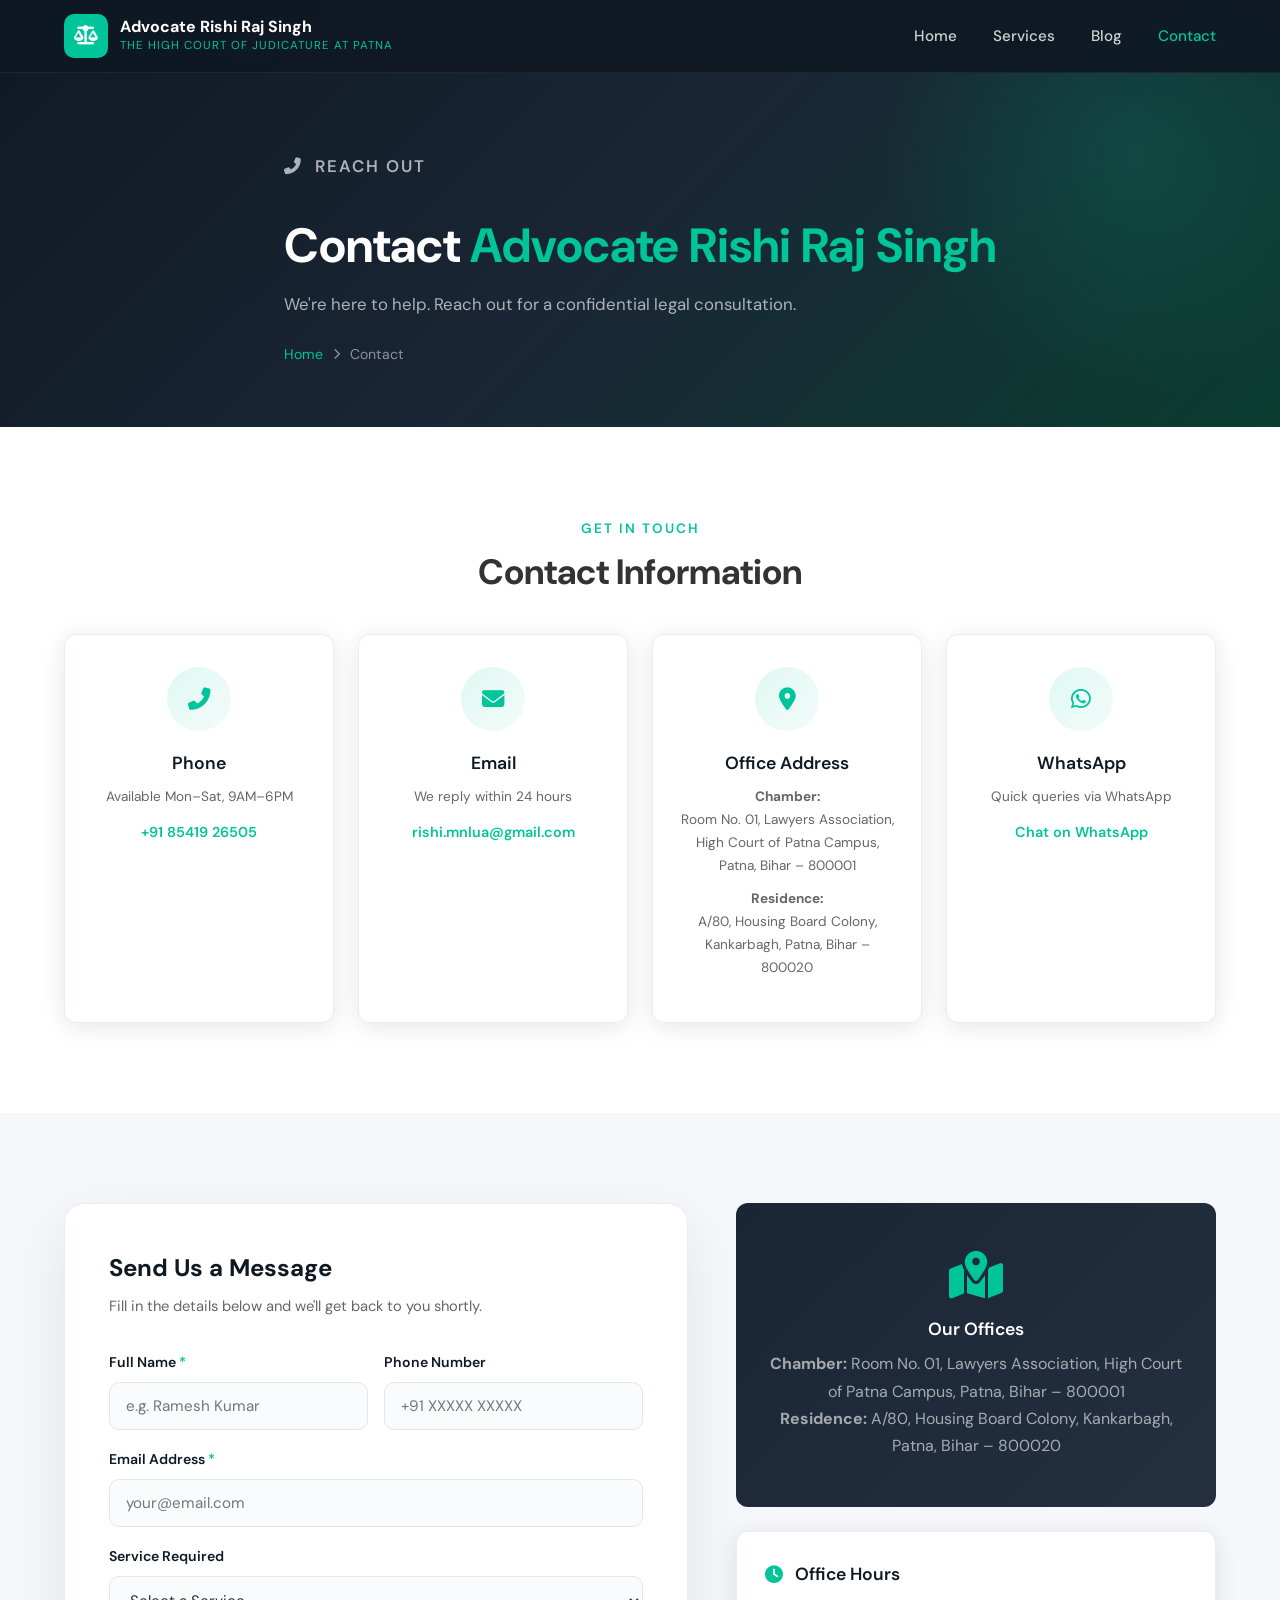
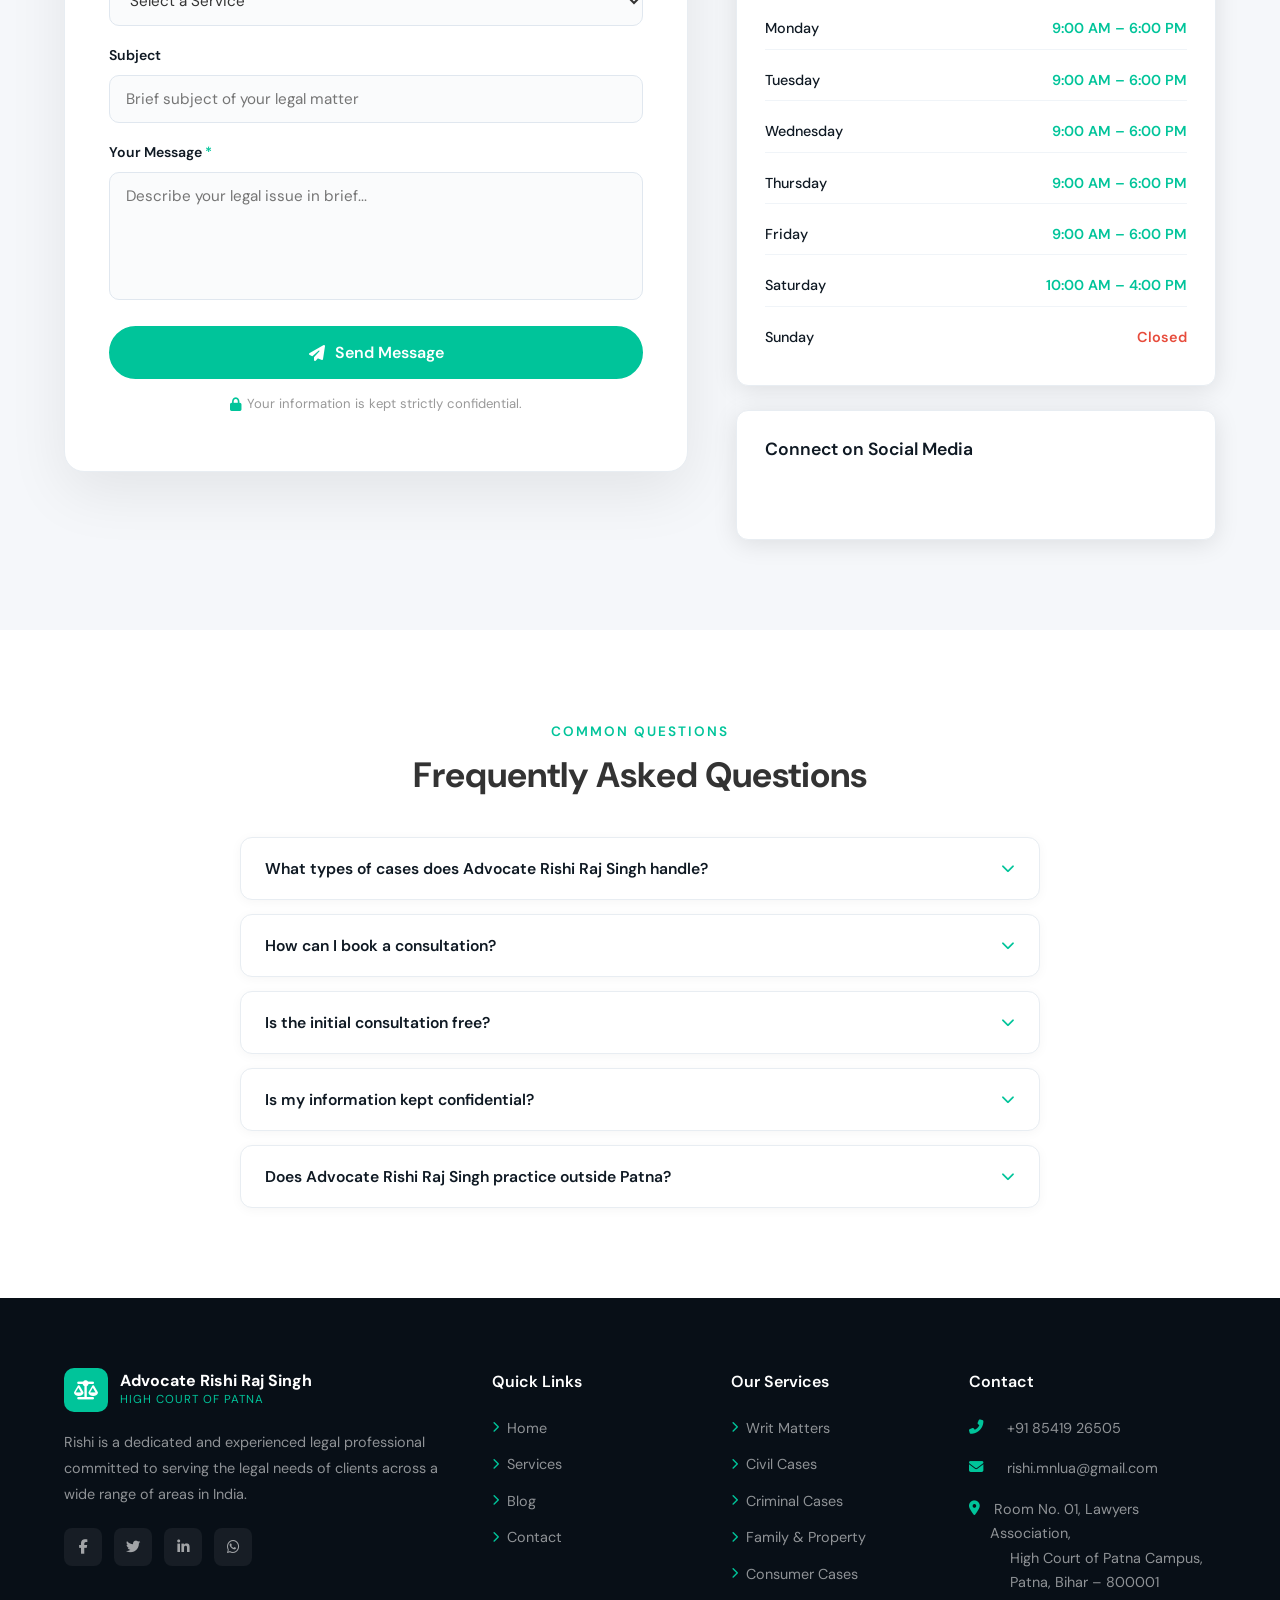
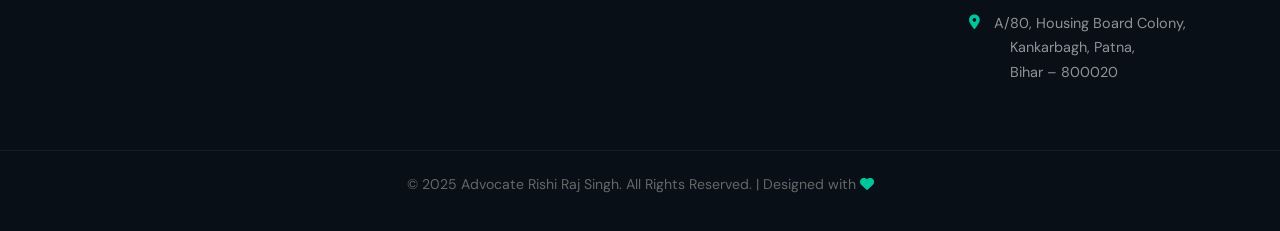
<file: contact.html>
<!DOCTYPE html>
<html lang="en">
<head>
  <meta charset="UTF-8" />
  <meta name="viewport" content="width=device-width, initial-scale=1.0"/>
  <title>Contact Advocate Rishi Raj Singh – Get Legal Consultation | High Court Patna</title>
  <meta name="description" content="Contact Advocate Rishi Raj Singh for legal consultation. Phone: +91 8541926505, Email: rishi.mnlua@gmail.com. Office at High Court of Patna Campus."/>
  <meta name="keywords" content="contact lawyer, legal consultation, advocate phone, High Court Patna contact, legal services Bihar"/>
  <meta name="author" content="Advocate Rishi Raj Singh"/>
  <meta rel="canonical" href="https://rishirajsingh-advocate.github.io/contact.html"/>
  <meta property="og:type" content="website"/>
  <meta property="og:title" content="Contact Advocate Rishi Raj Singh"/>
  <meta property="og:description" content="Get in touch with Advocate Rishi Raj Singh for expert legal consultation"/>
  <meta property="og:url" content="https://rishirajsingh-advocate.github.io/contact.html"/>
  <link rel="stylesheet" href="style.css"/>
  <link rel="stylesheet" href="contact.css"/>
  <link href="https://fonts.googleapis.com/css2?family=DM+Sans:wght@300;400;500;600;700&display=swap" rel="stylesheet"/>
  <link rel="stylesheet" href="https://cdnjs.cloudflare.com/ajax/libs/font-awesome/6.4.0/css/all.min.css"/>
</head>
<body>

  <!-- ===== NAVBAR ===== -->
  <header id="navbar">
    <div class="container nav-container">
      <div class="logo">
        <span class="logo-icon"><i class="fas fa-balance-scale"></i></span>
        <div>
          <span class="logo-name">Advocate Rishi Raj Singh</span>
          <span class="logo-sub">The High Court of Judicature at Patna</span>
        </div>
      </div>
      <nav>
        <ul class="nav-links" id="navLinks">
          <li><a href="index.html">Home</a></li>
          <li><a href="index.html#services">Services</a></li>
          <li><a href="index.html#blogs">Blog</a></li>
          <li><a href="contact.html" class="active-page">Contact</a></li>
        </ul>
        <button class="hamburger" id="hamburger" aria-label="Toggle menu">
          <i class="fas fa-bars"></i>
        </button>
      </nav>
    </div>
  </header>

  <!-- ===== PAGE HERO ===== -->
  <section class="page-hero">
    <div class="page-hero-overlay"></div>
    <div class="container page-hero-content">
      <p class="section-label"><i class="fas fa-phone-alt"></i> &nbsp;Reach Out</p>
      <h1>Contact <span class="highlight">Advocate Rishi Raj Singh</span></h1>
      <p>We're here to help. Reach out for a confidential legal consultation.</p>
      <div class="breadcrumb">
        <a href="index.html">Home</a>
        <i class="fas fa-chevron-right"></i>
        <span>Contact</span>
      </div>
    </div>
  </section>

  <!-- ===== CONTACT INFO CARDS ===== -->
  <section class="section-pad">
    <div class="container">
      <p class="section-label center">Get In Touch</p>
      <h2 class="center">Contact Information</h2>
      <div class="contact-info-cards">
        <div class="info-card">
          <div class="info-card-icon"><i class="fas fa-phone-alt"></i></div>
          <h4>Phone</h4>
          <p>Available Mon–Sat, 9AM–6PM</p>
          <a href="tel:+918541926505">+91 85419 26505</a>
        </div>
        <div class="info-card">
          <div class="info-card-icon"><i class="fas fa-envelope"></i></div>
          <h4>Email</h4>
          <p>We reply within 24 hours</p>
          <a href="mailto:rishi.mnlua@gmail.com">rishi.mnlua@gmail.com</a>
        </div>
        <div class="info-card">
          <div class="info-card-icon"><i class="fas fa-map-marker-alt"></i></div>
          <h4>Office Address</h4>
          <p><strong>Chamber:</strong><br/>Room No. 01, Lawyers Association,<br/>High Court of Patna Campus,<br/>Patna, Bihar – 800001</p>
          <p><strong>Residence:</strong><br/>A/80, Housing Board Colony,<br/>Kankarbagh, Patna, Bihar – 800020</p>
        </div>
        <div class="info-card">
          <div class="info-card-icon"><i class="fab fa-whatsapp"></i></div>
          <h4>WhatsApp</h4>
          <p>Quick queries via WhatsApp</p>
          <a href="https://wa.me/918541926505" target="_blank">Chat on WhatsApp</a>
        </div>
      </div>
    </div>
  </section>

  <!-- ===== FORM + MAP ===== -->
  <section class="section-pad bg-light">
    <div class="container contact-main-grid">

      <!-- FORM -->
      <div class="contact-form-wrap">
        <div class="form-header">
          <h3>Send Us a Message</h3>
          <p>Fill in the details below and we'll get back to you shortly.</p>
        </div>
        <form class="contact-form" id="contactForm">
          <div class="form-row">
            <div class="form-group">
              <label>Full Name <span>*</span></label>
              <input type="text" placeholder="e.g. Ramesh Kumar" required/>
            </div>
            <div class="form-group">
              <label>Phone Number</label>
              <input type="tel" placeholder="+91 XXXXX XXXXX"/>
            </div>
          </div>
          <div class="form-group">
            <label>Email Address <span>*</span></label>
            <input type="email" placeholder="your@email.com" required/>
          </div>
          <div class="form-group">
            <label>Service Required</label>
            <select>
              <option value="" disabled selected>Select a Service</option>
              <option>Writ Matters</option>
              <option>Civil Cases</option>
              <option>Criminal Cases</option>
              <option>Family & Property</option>
              <option>Service Matters</option>
              <option>Consumer Cases</option>
              <option>Other</option>
            </select>
          </div>
          <div class="form-group">
            <label>Subject</label>
            <input type="text" placeholder="Brief subject of your legal matter"/>
          </div>
          <div class="form-group">
            <label>Your Message <span>*</span></label>
            <textarea rows="5" placeholder="Describe your legal issue in brief..." required></textarea>
          </div>
          <button type="submit" class="btn btn-primary full-width" id="submitBtn">
            <i class="fas fa-paper-plane"></i> &nbsp;Send Message
          </button>
          <p class="form-note"><i class="fas fa-lock"></i> Your information is kept strictly confidential.</p>
        </form>
      </div>

      <!-- MAP + HOURS -->
      <div class="map-hours-wrap">
        <div class="map-placeholder">
          <i class="fas fa-map-marked-alt"></i>
          <h4>Our Offices</h4>
          <p><strong>Chamber:</strong> Room No. 01, Lawyers Association, High Court of Patna Campus, Patna, Bihar – 800001</p>
          <p><strong>Residence:</strong> A/80, Housing Board Colony, Kankarbagh, Patna, Bihar – 800020</p>
        </div>

        <div class="office-hours">
          <h4><i class="fas fa-clock"></i> &nbsp;Office Hours</h4>
          <ul class="hours-list">
            <li><span>Monday</span><span>9:00 AM – 6:00 PM</span></li>
            <li><span>Tuesday</span><span>9:00 AM – 6:00 PM</span></li>
            <li><span>Wednesday</span><span>9:00 AM – 6:00 PM</span></li>
            <li><span>Thursday</span><span>9:00 AM – 6:00 PM</span></li>
            <li><span>Friday</span><span>9:00 AM – 6:00 PM</span></li>
            <li><span>Saturday</span><span>10:00 AM – 4:00 PM</span></li>
            <li class="closed"><span>Sunday</span><span>Closed</span></li>
          </ul>
        </div>

        <div class="connect-box">
          <h4>Connect on Social Media</h4>
          <div class="social-links" style="justify-content:flex-start; margin-top:12px;">
            <a href="#" aria-label="Facebook"><i class="fab fa-facebook-f"></i></a>
            <a href="#" aria-label="Twitter"><i class="fab fa-twitter"></i></a>
            <a href="#" aria-label="LinkedIn"><i class="fab fa-linkedin-in"></i></a>
            <a href="https://wa.me/918541926505" aria-label="WhatsApp"><i class="fab fa-whatsapp"></i></a>
          </div>
        </div>
      </div>
    </div>
  </section>

  <!-- ===== FAQ ===== -->
  <section class="section-pad">
    <div class="container">
      <p class="section-label center">Common Questions</p>
      <h2 class="center">Frequently Asked Questions</h2>
      <div class="faq-list">
        <div class="faq-item">
          <button class="faq-question">
            <span>What types of cases does Advocate Rishi Raj Singh handle?</span>
            <i class="fas fa-chevron-down"></i>
          </button>
          <div class="faq-answer">
            <p>Advocate Rishi Raj Singh handles a wide range of cases including Writ Matters, Civil Cases, Criminal Cases, Family & Property disputes, Service Matters, and Consumer Protection cases at High Court of Patna.</p>
          </div>
        </div>
        <div class="faq-item">
          <button class="faq-question">
            <span>How can I book a consultation?</span>
            <i class="fas fa-chevron-down"></i>
          </button>
          <div class="faq-answer">
            <p>You can book a consultation by calling us at +91 85419 26505, sending an email, reaching out on WhatsApp, or filling out the contact form on this page. We typically respond within 24 hours.</p>
          </div>
        </div>
        <div class="faq-item">
          <button class="faq-question">
            <span>Is the initial consultation free?</span>
            <i class="fas fa-chevron-down"></i>
          </button>
          <div class="faq-answer">
            <p>We offer an initial brief consultation to understand your legal matter. Fees for detailed consultations will be discussed based on the complexity and nature of the case.</p>
          </div>
        </div>
        <div class="faq-item">
          <button class="faq-question">
            <span>Is my information kept confidential?</span>
            <i class="fas fa-chevron-down"></i>
          </button>
          <div class="faq-answer">
            <p>Absolutely. All information shared with us is protected under attorney-client privilege and is kept strictly confidential at all times.</p>
          </div>
        </div>
        <div class="faq-item">
          <button class="faq-question">
            <span>Does Advocate Rishi Raj Singh practice outside Patna?</span>
            <i class="fas fa-chevron-down"></i>
          </button>
          <div class="faq-answer">
            <p>Advocate Rishi Raj Singh primarily practices at the High Court of Patna but may assist in matters at subordinate courts in Bihar as well. Contact us to discuss your specific situation.</p>
          </div>
        </div>
      </div>
    </div>
  </section>

  <!-- ===== FOOTER ===== -->
  <footer class="footer">
    <div class="container footer-grid">
      <div class="footer-about">
        <div class="logo">
          <span class="logo-icon"><i class="fas fa-balance-scale"></i></span>
          <div>
            <span class="logo-name">Advocate Rishi Raj Singh</span>
            <span class="logo-sub">High Court of Patna</span>
          </div>
        </div>
        <p>Rishi is a dedicated and experienced legal professional committed to serving the legal needs of clients across a wide range of areas in India.</p>
        <div class="social-links">
          <a href="#" aria-label="Facebook"><i class="fab fa-facebook-f"></i></a>
          <a href="#" aria-label="Twitter"><i class="fab fa-twitter"></i></a>
          <a href="#" aria-label="LinkedIn"><i class="fab fa-linkedin-in"></i></a>
          <a href="https://wa.me/918541926505" target="_blank" aria-label="WhatsApp"><i class="fab fa-whatsapp"></i></a>
        </div>
      </div>
      <div class="footer-links">
        <h4>Quick Links</h4>
        <ul>
          <li><a href="index.html"><i class="fas fa-chevron-right"></i> Home</a></li>
          <li><a href="index.html#services"><i class="fas fa-chevron-right"></i> Services</a></li>
          <li><a href="index.html#blogs"><i class="fas fa-chevron-right"></i> Blog</a></li>
          <li><a href="contact.html"><i class="fas fa-chevron-right"></i> Contact</a></li>
        </ul>
      </div>
      <div class="footer-services">
        <h4>Our Services</h4>
        <ul>
          <li><a href="index.html#services"><i class="fas fa-chevron-right"></i> Writ Matters</a></li>
          <li><a href="index.html#services"><i class="fas fa-chevron-right"></i> Civil Cases</a></li>
          <li><a href="index.html#services"><i class="fas fa-chevron-right"></i> Criminal Cases</a></li>
          <li><a href="index.html#services"><i class="fas fa-chevron-right"></i> Family & Property</a></li>
          <li><a href="index.html#services"><i class="fas fa-chevron-right"></i> Consumer Cases</a></li>
        </ul>
      </div>
      <div class="footer-contact">
        <h4>Contact</h4>
        <p><i class="fas fa-phone-alt"></i> &nbsp;<a href="tel:+918541926505">+91 85419 26505</a></p>
        <p><i class="fas fa-envelope"></i> &nbsp;<a href="mailto:rishi.mnlua@gmail.com">rishi.mnlua@gmail.com</a></p>
        <p><i class="fas fa-map-marker-alt"></i> &nbsp;Room No. 01, Lawyers Association,<br/>&nbsp;&nbsp;&nbsp;&nbsp;&nbsp;High Court of Patna Campus,<br/>&nbsp;&nbsp;&nbsp;&nbsp;&nbsp;Patna, Bihar – 800001</p>
        <p><i class="fas fa-map-marker-alt"></i> &nbsp;A/80, Housing Board Colony,<br/>&nbsp;&nbsp;&nbsp;&nbsp;&nbsp;Kankarbagh, Patna,<br/>&nbsp;&nbsp;&nbsp;&nbsp;&nbsp;Bihar – 800020</p>
      </div>
    </div>
    <div class="footer-bottom">
      <p>&copy; 2025 Advocate Rishi Raj Singh. All Rights Reserved. | Designed with <i class="fas fa-heart" style="color:#00C49A"></i></p>
    </div>
  </footer>

  <script src="script.js"></script>
  <script src="contact.js"></script>
</body>
</html>
</file>
<file: style.css>
/* ===== RESET & BASE ===== */
*, *::before, *::after { box-sizing: border-box; margin: 0; padding: 0; }

:root {
  --green: #00C49A;
  --green-dark: #009e7c;
  --dark: #0f1923;
  --dark2: #1a2635;
  --dark3: #243040;
  --light: #f5f7fa;
  --white: #ffffff;
  --text: #333;
  --text-light: #666;
  --font: 'DM Sans', sans-serif;
  --shadow: 0 4px 24px rgba(0,0,0,0.10);
  --radius: 12px;
  --transition: all 0.3s ease;
}

html { scroll-behavior: smooth; }

body {
  font-family: var(--font);
  color: var(--text);
  background: var(--white);
  line-height: 1.7;
  overflow-x: hidden;
}

a { text-decoration: none; color: inherit; }
ul { list-style: none; }
img { max-width: 100%; display: block; }

.container {
  max-width: 1200px;
  margin: 0 auto;
  padding: 0 24px;
}

.section-pad { padding: 90px 0; }
.bg-dark { background: var(--dark); color: var(--white); }
.bg-light { background: var(--light); }
.center { text-align: center; }

.section-label {
  display: inline-block;
  color: var(--green);
  font-weight: 600;
  font-size: 0.85rem;
  letter-spacing: 2px;
  text-transform: uppercase;
  margin-bottom: 10px;
}
.center.section-label, h2.center { display: block; }

h2 {
  font-size: 2.2rem;
  font-weight: 700;
  margin-bottom: 40px;
  line-height: 1.25;
  color: inherit;
}

h4 { font-size: 1.1rem; font-weight: 600; margin-bottom: 8px; }
p { color: var(--text-light); margin-bottom: 12px; }
.bg-dark p, .bg-dark h4, .bg-dark h2 { color: rgba(255,255,255,0.85); }
.bg-dark .section-label { color: var(--green); }

/* ===== BUTTONS ===== */
.btn {
  display: inline-flex;
  align-items: center;
  gap: 6px;
  padding: 14px 32px;
  border-radius: 50px;
  font-family: var(--font);
  font-size: 1rem;
  font-weight: 600;
  cursor: pointer;
  border: 2px solid transparent;
  transition: var(--transition);
}
.btn-primary {
  background: var(--green);
  color: var(--white);
  border-color: var(--green);
}
.btn-primary:hover {
  background: var(--green-dark);
  border-color: var(--green-dark);
  transform: translateY(-2px);
  box-shadow: 0 8px 24px rgba(0,196,154,0.35);
}
.btn-outline {
  background: transparent;
  color: var(--white);
  border-color: rgba(255,255,255,0.6);
}
.btn-outline:hover {
  background: var(--white);
  color: var(--dark);
  border-color: var(--white);
}
.full-width { width: 100%; justify-content: center; }

/* ===== NAVBAR ===== */
#navbar {
  position: fixed;
  top: 0; left: 0; right: 0;
  z-index: 1000;
  background: rgba(15,25,35,0.95);
  backdrop-filter: blur(12px);
  border-bottom: 1px solid rgba(255,255,255,0.06);
  transition: var(--transition);
}
.nav-container {
  display: flex;
  align-items: center;
  justify-content: space-between;
  height: 72px;
}
.logo {
  display: flex;
  align-items: center;
  gap: 12px;
}
.logo-icon {
  width: 44px; height: 44px;
  background: var(--green);
  border-radius: 10px;
  display: flex; align-items: center; justify-content: center;
  color: white;
  font-size: 1.2rem;
}
.logo-name {
  display: block;
  color: var(--white);
  font-weight: 700;
  font-size: 1rem;
  line-height: 1.2;
}
.logo-sub {
  display: block;
  color: var(--green);
  font-size: 0.72rem;
  letter-spacing: 1px;
  text-transform: uppercase;
}
.nav-links {
  display: flex;
  gap: 36px;
}
.nav-links a {
  color: rgba(255,255,255,0.8);
  font-weight: 500;
  font-size: 0.95rem;
  position: relative;
  transition: var(--transition);
}
.nav-links a::after {
  content: '';
  position: absolute;
  bottom: -4px; left: 0;
  width: 0; height: 2px;
  background: var(--green);
  transition: var(--transition);
}
.nav-links a:hover { color: var(--white); }
.nav-links a:hover::after { width: 100%; }

.hamburger {
  display: none;
  background: none;
  border: none;
  color: var(--white);
  font-size: 1.4rem;
  cursor: pointer;
}

/* ===== HERO ===== */
.hero {
  min-height: 85vh;
  background: linear-gradient(135deg, rgba(15, 25, 35, 0.75) 0%, rgba(26, 38, 53, 0.75) 100%), url('image.png');
  background-size: cover;
  background-position: center;
  background-attachment: fixed;
  display: flex;
  align-items: center;
  position: relative;
  overflow: hidden;
  padding-top: 72px;
}

.scroll-indicator {
  position: absolute;
  bottom: 24px;
  left: 50%;
  transform: translateX(-50%);
  display: flex;
  flex-direction: column;
  align-items: center;
  gap: 6px;
  color: rgba(255,255,255,0.5);
  font-size: 0.75rem;
  letter-spacing: 1px;
  text-transform: uppercase;
  z-index: 2;
  animation: bounce 2s infinite;
}
.scroll-indicator {
  text-decoration: none;
  cursor: pointer;
}
.scroll-indicator i {
  font-size: 1rem;
  color: var(--green);
  line-height: 0.6;
}
@keyframes bounce {
  0%, 100% { transform: translateX(-50%) translateY(0); }
  50% { transform: translateX(-50%) translateY(8px); }
}
.hero::before {
  content: '';
  position: absolute;
  width: 600px; height: 600px;
  background: radial-gradient(circle, rgba(0,196,154,0.15) 0%, transparent 70%);
  top: -100px; right: -100px;
  border-radius: 50%;
}
.hero::after {
  content: '';
  position: absolute;
  width: 400px; height: 400px;
  background: radial-gradient(circle, rgba(0,196,154,0.08) 0%, transparent 70%);
  bottom: -50px; left: -50px;
  border-radius: 50%;
}
.hero-overlay { display: none; }
.hero-content {
  position: relative;
  z-index: 2;
  padding: 80px 24px;
}
.hero-tagline {
  color: var(--green);
  font-weight: 600;
  font-size: 0.9rem;
  letter-spacing: 2px;
  text-transform: uppercase;
  margin-bottom: 20px;
  display: flex;
  align-items: center;
  gap: 8px;
}
.hero h1 {
  font-size: 4rem;
  font-weight: 700;
  color: var(--white);
  line-height: 1.1;
  margin-bottom: 20px;
}
.highlight { color: var(--green); }
.hero h4 {
  color: rgba(255,255,255,0.72);
  font-size: 1.15rem;
  font-weight: 400;
  margin-bottom: 36px;
  max-width: 520px;
}
.hero-btns { display: flex; gap: 16px; flex-wrap: wrap; margin-bottom: 60px; }

.hero-stats {
  display: flex;
  gap: 40px;
  flex-wrap: wrap;
}
.stat {
  display: flex;
  flex-direction: column;
  border-left: 3px solid var(--green);
  padding-left: 16px;
}
.stat-num {
  font-size: 1.8rem;
  font-weight: 700;
  color: var(--white);
  line-height: 1;
}
.stat-label {
  font-size: 0.8rem;
  color: rgba(255,255,255,0.55);
  text-transform: uppercase;
  letter-spacing: 1px;
  margin-top: 4px;
}

/* ===== ABOUT ===== */
.about-grid {
  display: grid;
  grid-template-columns: 1fr 1.2fr;
  gap: 64px;
  align-items: start;
}
.about-img-wrap {
  position: relative;
}
.about-img-placeholder {
  width: 100%;
  aspect-ratio: 4/5;
  background: linear-gradient(135deg, var(--dark2), var(--dark3));
  border-radius: 20px;
  display: flex;
  align-items: center;
  justify-content: center;
  font-size: 6rem;
  color: var(--green);
  box-shadow: var(--shadow);
  overflow: hidden;
}
.about-img-placeholder::before {
  content: '';
  position: absolute;
  top: 0; left: 0; right: 0; bottom: 0;
  background: linear-gradient(to bottom, transparent 50%, rgba(0,196,154,0.08));
}
.about-badge {
  position: absolute;
  bottom: -20px; right: -20px;
  background: var(--green);
  color: var(--white);
  padding: 16px 22px;
  border-radius: 14px;
  display: flex;
  align-items: center;
  gap: 10px;
  font-weight: 600;
  font-size: 0.9rem;
  box-shadow: 0 8px 24px rgba(0,196,154,0.4);
}
.about-text { padding-left: 10px; }
.about-text h2 { color: var(--dark); }
.about-text p {
  text-align: justify;
  text-justify: inter-word;
  hyphens: auto;
  -webkit-hyphens: auto;
}
.about-text .section-label { display: block; }

.about-points {
  margin: 24px 0 32px;
  display: flex;
  flex-direction: column;
  gap: 12px;
}
.about-points li {
  display: flex;
  align-items: center;
  gap: 12px;
  color: var(--text);
  font-weight: 500;
}
.about-points li i {
  color: var(--green);
  font-size: 1rem;
}

/* ===== WHY CHOOSE ===== */
.why-grid {
  display: grid;
  grid-template-columns: repeat(4, 1fr);
  gap: 24px;
}
.why-card {
  background: rgba(255,255,255,0.04);
  border: 1px solid rgba(255,255,255,0.08);
  border-radius: var(--radius);
  padding: 32px 24px;
  text-align: center;
  transition: var(--transition);
}
.why-card:hover {
  background: rgba(0,196,154,0.08);
  border-color: rgba(0,196,154,0.3);
  transform: translateY(-6px);
}
.why-icon {
  width: 60px; height: 60px;
  background: rgba(0,196,154,0.15);
  border-radius: 50%;
  display: flex; align-items: center; justify-content: center;
  margin: 0 auto 20px;
  font-size: 1.4rem;
  color: var(--green);
}

/* ===== SERVICES ===== */
.services-grid {
  display: grid;
  grid-template-columns: repeat(3, 1fr);
  gap: 28px;
}
.service-card {
  background: var(--white);
  border: 1px solid #e8edf2;
  border-radius: var(--radius);
  padding: 36px 28px;
  transition: var(--transition);
  box-shadow: var(--shadow);
}
.service-card:hover {
  border-color: var(--green);
  transform: translateY(-8px);
  box-shadow: 0 16px 40px rgba(0,196,154,0.15);
}
.service-icon {
  width: 64px; height: 64px;
  background: linear-gradient(135deg, rgba(0,196,154,0.12), rgba(0,196,154,0.05));
  border-radius: 16px;
  display: flex; align-items: center; justify-content: center;
  font-size: 1.5rem;
  color: var(--green);
  margin-bottom: 20px;
  transition: var(--transition);
}
.service-card:hover .service-icon {
  background: var(--green);
  color: var(--white);
}
.service-card h4 { color: var(--dark); }

/* ===== BLOG ===== */
.blogs-grid {
  display: grid;
  grid-template-columns: repeat(3, 1fr);
  gap: 28px;
}
.blog-grid {
  display: grid;
  grid-template-columns: repeat(3, 1fr);
  gap: 28px;
}
.coming-soon-wrap {
  display: flex;
  justify-content: center;
  align-items: center;
  padding: 60px 0;
}

.coming-soon-box {
  text-align: center;
  background: #fff;
  border: 2px dashed #00C49A;
  border-radius: 16px;
  padding: 60px 80px;
  color: #333;
}

.coming-soon-box i {
  font-size: 3rem;
  color: #00C49A;
  margin-bottom: 16px;
}

.coming-soon-box h3 {
  font-size: 1.8rem;
  margin-bottom: 10px;
  color: #1a1a2e;
}

.coming-soon-box p {
  font-size: 1rem;
  color: #666;
}

.blog-card {
  background: var(--white);
  border: 1px solid #e8edf2;
  border-radius: var(--radius);
  padding: 36px 28px;
  transition: var(--transition);
  box-shadow: var(--shadow);
  text-align: center;
  display: flex;
  flex-direction: column;
  height: 100%;
}
.blog-card:hover { 
  border-color: var(--green);
  transform: translateY(-8px); 
  box-shadow: 0 16px 40px rgba(0,196,154,0.15);
}
.blog-icon {
  width: 64px;
  height: 64px;
  background: linear-gradient(135deg, rgba(0,196,154,0.12), rgba(0,196,154,0.05));
  border-radius: 16px;
  display: flex;
  align-items: center;
  justify-content: center;
  font-size: 1.5rem;
  color: var(--green);
  margin: 0 auto 20px;
  transition: var(--transition);
}
.blog-card:hover .blog-icon {
  background: var(--green);
  color: var(--white);
}
.blog-card h3 {
  font-size: 1.2rem;
  margin-bottom: 16px;
  color: var(--dark);
  line-height: 1.5;
}
.blog-card > p {
  color: var(--text-light);
  margin-bottom: 20px;
  flex-grow: 1;
  font-size: 0.95rem;
  line-height: 1.6;
}
.blog-meta {
  display: flex;
  justify-content: center;
  gap: 20px;
  margin-bottom: 20px;
  font-size: 0.85rem;
  color: var(--text-light);
  flex-wrap: wrap;
}
.blog-meta span {
  display: inline-flex;
  align-items: center;
  gap: 6px;
}
.blog-img-placeholder {
  height: 180px;
  background: linear-gradient(135deg, var(--dark2), var(--dark3));
  display: flex; align-items: center; justify-content: center;
  font-size: 3rem;
  color: var(--green);
}
.blog-content { padding: 24px; }
.blog-content h4 { color: var(--dark); font-size: 1rem; margin-bottom: 10px; }
.read-more {
  color: var(--green);
  font-weight: 600;
  font-size: 0.9rem;
  display: inline-flex;
  align-items: center;
  gap: 6px;
  margin-top: 8px;
  transition: var(--transition);
}
.read-more:hover { gap: 10px; }

/* ===== CONTACT ===== */
.contact-grid {
  display: grid;
  grid-template-columns: 1fr 1.3fr;
  gap: 60px;
  align-items: start;
}
.contact-card {
  display: flex;
  align-items: flex-start;
  gap: 18px;
  margin-bottom: 28px;
}
.contact-icon {
  width: 50px; height: 50px;
  background: rgba(0,196,154,0.15);
  border-radius: 12px;
  display: flex; align-items: center; justify-content: center;
  color: var(--green);
  font-size: 1.1rem;
  flex-shrink: 0;
}
.contact-card h4 { color: var(--white); font-size: 0.9rem; text-transform: uppercase; letter-spacing: 1px; }
.contact-card a, .contact-card p { color: rgba(255,255,255,0.72); font-size: 0.95rem; }
.contact-card a:hover { color: var(--green); }

/* ===== CONTACT FORM ===== */
.contact-form-wrap {
  background: var(--white);
  border-radius: 20px;
  padding: 40px;
  box-shadow: 0 20px 60px rgba(0,0,0,0.2);
}
.contact-form h3 {
  color: var(--dark);
  font-size: 1.4rem;
  margin-bottom: 28px;
}
.form-group { margin-bottom: 18px; }
.form-group input,
.form-group select,
.form-group textarea {
  width: 100%;
  padding: 14px 18px;
  border: 1.5px solid #e0e7ef;
  border-radius: 10px;
  font-family: var(--font);
  font-size: 0.95rem;
  color: var(--text);
  background: #fafbfc;
  transition: var(--transition);
  outline: none;
  resize: none;
}
.form-group input:focus,
.form-group select:focus,
.form-group textarea:focus {
  border-color: var(--green);
  background: var(--white);
  box-shadow: 0 0 0 3px rgba(0,196,154,0.1);
}

/* ===== FOOTER ===== */
.footer {
  background: #080f17;
  color: rgba(255,255,255,0.72);
  padding: 70px 0 0;
}
.footer-grid {
  display: grid;
  grid-template-columns: 2fr 1fr 1fr 1.3fr;
  gap: 48px;
  padding-bottom: 50px;
}
.footer-about p { font-size: 0.9rem; margin-top: 18px; line-height: 1.8; color: rgba(255,255,255,0.55); }
.footer h4 { color: var(--white); font-size: 1rem; margin-bottom: 20px; }
.footer ul { display: flex; flex-direction: column; gap: 12px; }
.footer ul a {
  color: rgba(255,255,255,0.55);
  font-size: 0.9rem;
  display: flex; align-items: center; gap: 8px;
  transition: var(--transition);
}
.footer ul a i { color: var(--green); font-size: 0.7rem; }
.footer ul a:hover { color: var(--green); padding-left: 4px; }
.footer-contact p {
  font-size: 0.9rem;
  display: flex; align-items: flex-start; gap: 10px;
  color: rgba(255,255,255,0.55);
  margin-bottom: 16px;
}
.footer-contact i { color: var(--green); margin-top: 4px; }
.footer-contact a { color: rgba(255,255,255,0.55); }
.footer-contact a:hover { color: var(--green); }

.social-links {
  display: flex; gap: 12px; margin-top: 20px;
}
.social-links a {
  width: 38px; height: 38px;
  background: rgba(255,255,255,0.06);
  border-radius: 8px;
  display: flex; align-items: center; justify-content: center;
  color: rgba(255,255,255,0.6);
  transition: var(--transition);
  font-size: 0.9rem;
}
.social-links a:hover { background: var(--green); color: var(--white); }

.footer-bottom {
  border-top: 1px solid rgba(255,255,255,0.06);
  text-align: center;
  padding: 22px 24px;
  font-size: 0.88rem;
  color: rgba(255,255,255,0.35);
}

/* ===== SCROLL ANIMATIONS ===== */
.fade-up {
  opacity: 0;
  transform: translateY(30px);
  transition: opacity 0.6s ease, transform 0.6s ease;
}
.fade-up.visible {
  opacity: 1;
  transform: translateY(0);
}

/* ===== RESPONSIVE ===== */
@media (max-width: 1024px) {
  .why-grid { grid-template-columns: repeat(2, 1fr); }
  .footer-grid { grid-template-columns: 1fr 1fr; }
  .about-grid { grid-template-columns: 1fr; }
  .about-img-wrap { max-width: 400px; margin: 0 auto; }
  .about-img-placeholder { aspect-ratio: 3/2; }
  .services-grid { grid-template-columns: repeat(2, 1fr); }
  .blogs-grid { grid-template-columns: repeat(2, 1fr); }
}

@media (max-width: 768px) {
  h2 { font-size: 1.7rem; }
  .hero { padding: 100px 0 60px; min-height: auto; }
  .scroll-indicator { display: none; }
  .hero h1 { font-size: 2.2rem; }
  .hero h4 { font-size: 1rem; }
  .hero-tagline { font-size: 0.85rem; }
  .hero-btns { flex-direction: column; align-items: flex-start; gap: 12px; }
  .services-grid, .blog-grid, .blogs-grid { grid-template-columns: 1fr; }
  .contact-grid { grid-template-columns: 1fr; }
  .about-grid { display: flex; flex-direction: column-reverse; }
  .nav-links { display: none; flex-direction: column; position: absolute; top: 72px; left: 0; right: 0; background: var(--dark); padding: 24px; gap: 20px; border-top: 1px solid rgba(255,255,255,0.06); z-index: 999; }
  .nav-links.open { display: flex; }
  .hamburger { display: block; }
  .footer-grid { grid-template-columns: 1fr; gap: 32px; }
  .hero-stats { gap: 16px; flex-wrap: wrap; }
  .why-grid { grid-template-columns: repeat(2, 1fr); }
  .coming-soon-box { padding: 40px 24px; }
  .section-pad { padding: 60px 0; }
}

@media (max-width: 480px) {
  .container { padding: 0 16px; }
  .section-pad { padding: 48px 0; }
  .hero h1 { font-size: 1.8rem; }
  .hero h4 { font-size: 0.95rem; }
  .why-grid { grid-template-columns: 1fr; }
  .services-grid { grid-template-columns: 1fr; }
  .contact-form-wrap { padding: 24px 16px; }
  .about-badge { bottom: -12px; right: 10px; font-size: 0.78rem; padding: 12px 16px; }
  .footer-grid { gap: 24px; }
  h2 { font-size: 1.5rem; }
  .btn { width: 100%; text-align: center; justify-content: center; }
  .hero-btns .btn { width: auto; }
  .coming-soon-box { padding: 32px 16px; }
  .coming-soon-box h3 { font-size: 1.4rem; }
}
</file>
<file: contact.css>
/* ===== PAGE HERO ===== */
.page-hero {
  min-height: 420px;
  background: linear-gradient(135deg, #0f1923 0%, #1a2635 50%, #0a3d30 100%);
  display: flex;
  align-items: center;
  position: relative;
  overflow: hidden;
  padding-top: 72px;
}
.page-hero::before {
  content: '';
  position: absolute;
  width: 500px; height: 500px;
  background: radial-gradient(circle, rgba(0,196,154,0.15) 0%, transparent 70%);
  top: -100px; right: -100px;
  border-radius: 50%;
}
.page-hero-content {
  position: relative;
  z-index: 2;
  padding: 80px 24px 60px;
}
.page-hero-content h1 {
  font-size: 3rem;
  font-weight: 700;
  color: #fff;
  margin: 12px 0 16px;
  line-height: 1.2;
}
.page-hero-content > p {
  color: rgba(255,255,255,0.65);
  font-size: 1.05rem;
  margin-bottom: 24px;
}
.breadcrumb {
  display: flex;
  align-items: center;
  gap: 10px;
  font-size: 0.88rem;
  color: rgba(255,255,255,0.5);
}
.breadcrumb a { color: var(--green); }
.breadcrumb i { font-size: 0.7rem; }
.active-page { color: var(--green) !important; }

/* ===== CONTACT INFO CARDS ===== */
.contact-info-cards {
  display: grid;
  grid-template-columns: repeat(4, 1fr);
  gap: 24px;
  margin-top: 10px;
}
.info-card {
  background: var(--white);
  border: 1px solid #e8edf2;
  border-radius: var(--radius);
  padding: 32px 24px;
  text-align: center;
  box-shadow: var(--shadow);
  transition: var(--transition);
}
.info-card:hover {
  border-color: var(--green);
  transform: translateY(-6px);
  box-shadow: 0 16px 40px rgba(0,196,154,0.12);
}
.info-card-icon {
  width: 64px; height: 64px;
  background: linear-gradient(135deg, rgba(0,196,154,0.12), rgba(0,196,154,0.05));
  border-radius: 50%;
  display: flex; align-items: center; justify-content: center;
  margin: 0 auto 18px;
  font-size: 1.4rem;
  color: var(--green);
  transition: var(--transition);
}
.info-card:hover .info-card-icon {
  background: var(--green);
  color: var(--white);
}
.info-card h4 { color: var(--dark); margin-bottom: 6px; }
.info-card p { font-size: 0.85rem; margin-bottom: 10px; }
.info-card a {
  color: var(--green);
  font-weight: 600;
  font-size: 0.9rem;
  transition: var(--transition);
}
.info-card a:hover { color: var(--green-dark); }

/* ===== CONTACT MAIN GRID ===== */
.contact-main-grid {
  display: grid;
  grid-template-columns: 1.3fr 1fr;
  gap: 48px;
  align-items: start;
}

/* ===== FORM ===== */
.contact-form-wrap {
  background: var(--white);
  border-radius: 20px;
  padding: 44px;
  box-shadow: 0 20px 60px rgba(0,0,0,0.08);
  border: 1px solid #e8edf2;
}
.form-header { margin-bottom: 32px; }
.form-header h3 { font-size: 1.5rem; color: var(--dark); margin-bottom: 6px; }
.form-header p { font-size: 0.92rem; }

.form-row {
  display: grid;
  grid-template-columns: 1fr 1fr;
  gap: 16px;
}
.form-group { margin-bottom: 18px; }
.form-group label {
  display: block;
  font-size: 0.88rem;
  font-weight: 600;
  color: var(--dark);
  margin-bottom: 7px;
}
.form-group label span { color: var(--green); }
.form-group input,
.form-group select,
.form-group textarea {
  width: 100%;
  padding: 13px 16px;
  border: 1.5px solid #e0e7ef;
  border-radius: 10px;
  font-family: var(--font);
  font-size: 0.95rem;
  color: var(--text);
  background: #fafbfc;
  transition: var(--transition);
  outline: none;
  resize: none;
}
.form-group input:focus,
.form-group select:focus,
.form-group textarea:focus {
  border-color: var(--green);
  background: var(--white);
  box-shadow: 0 0 0 3px rgba(0,196,154,0.1);
}
.form-note {
  text-align: center;
  margin-top: 14px;
  font-size: 0.82rem;
  color: #999;
  display: flex;
  align-items: center;
  justify-content: center;
  gap: 6px;
}
.form-note i { color: var(--green); }

/* ===== MAP & HOURS ===== */
.map-hours-wrap { display: flex; flex-direction: column; gap: 24px; }

.map-placeholder {
  background: linear-gradient(135deg, var(--dark2), var(--dark3));
  border-radius: var(--radius);
  padding: 48px 32px;
  text-align: center;
  color: var(--white);
}
.map-placeholder i {
  font-size: 3rem;
  color: var(--green);
  margin-bottom: 16px;
  display: block;
}
.map-placeholder h4 { color: var(--white); margin-bottom: 6px; }
.map-placeholder p { color: rgba(255,255,255,0.6); margin-bottom: 0; }

.office-hours {
  background: var(--white);
  border-radius: var(--radius);
  padding: 28px;
  border: 1px solid #e8edf2;
  box-shadow: var(--shadow);
}
.office-hours h4 {
  color: var(--dark);
  display: flex;
  align-items: center;
  gap: 8px;
  margin-bottom: 18px;
}
.office-hours h4 i { color: var(--green); }
.hours-list { display: flex; flex-direction: column; gap: 10px; }
.hours-list li {
  display: flex;
  justify-content: space-between;
  align-items: center;
  padding: 8px 0;
  border-bottom: 1px solid #f0f4f8;
  font-size: 0.9rem;
  color: var(--text);
}
.hours-list li:last-child { border-bottom: none; }
.hours-list li span:first-child { font-weight: 500; color: var(--dark); }
.hours-list li span:last-child { color: var(--green); font-weight: 600; }
.hours-list li.closed span:last-child { color: #e74c3c; }

.connect-box {
  background: var(--white);
  border-radius: var(--radius);
  padding: 24px 28px;
  border: 1px solid #e8edf2;
  box-shadow: var(--shadow);
}
.connect-box h4 { color: var(--dark); margin-bottom: 0; }

/* ===== FAQ ===== */
.faq-list {
  max-width: 800px;
  margin: 0 auto;
  display: flex;
  flex-direction: column;
  gap: 14px;
}
.faq-item {
  border: 1px solid #e8edf2;
  border-radius: var(--radius);
  overflow: hidden;
  background: var(--white);
  box-shadow: 0 2px 12px rgba(0,0,0,0.04);
  transition: var(--transition);
}
.faq-item.open { border-color: var(--green); }
.faq-question {
  width: 100%;
  background: none;
  border: none;
  padding: 20px 24px;
  display: flex;
  align-items: center;
  justify-content: space-between;
  gap: 16px;
  cursor: pointer;
  font-family: var(--font);
  font-size: 0.98rem;
  font-weight: 600;
  color: var(--dark);
  text-align: left;
  transition: var(--transition);
}
.faq-question:hover { color: var(--green); }
.faq-question i {
  color: var(--green);
  font-size: 0.85rem;
  transition: transform 0.3s ease;
  flex-shrink: 0;
}
.faq-item.open .faq-question i { transform: rotate(180deg); }
.faq-answer {
  max-height: 0;
  overflow: hidden;
  transition: max-height 0.4s ease, padding 0.3s ease;
}
.faq-answer p {
  padding: 0 24px 20px;
  font-size: 0.92rem;
  color: var(--text-light);
  line-height: 1.8;
  margin: 0;
}
.faq-item.open .faq-answer { max-height: 200px; }

/* ===== RESPONSIVE ===== */
@media (max-width: 1024px) {
  .contact-info-cards { grid-template-columns: repeat(2, 1fr); }
  .contact-main-grid { grid-template-columns: 1fr; }
}
@media (max-width: 768px) {
  .page-hero { min-height: 280px; padding-top: 80px; }
  .page-hero-content h1 { font-size: 1.8rem; }
  .page-hero-content > p { font-size: 0.95rem; }
  .contact-info-cards { grid-template-columns: 1fr 1fr; gap: 16px; }
  .contact-main-grid { grid-template-columns: 1fr; }
  .form-row { grid-template-columns: 1fr; }
  .contact-form-wrap { padding: 28px 20px; }
  .faq-question { font-size: 0.95rem; }
  .connect-box { padding: 24px 16px; }
  .map-placeholder { height: 200px; }
}
@media (max-width: 480px) {
  .page-hero-content h1 { font-size: 1.5rem; }
  .contact-info-cards { grid-template-columns: 1fr; gap: 12px; }
  .info-card { padding: 20px 16px; }
  .contact-form-wrap { padding: 20px 14px; }
  .form-group input,
  .form-group select,
  .form-group textarea { font-size: 0.9rem; }
  .faq-question { font-size: 0.9rem; padding: 14px 16px; }
  .hours-list li { font-size: 0.85rem; }
}
</file>
